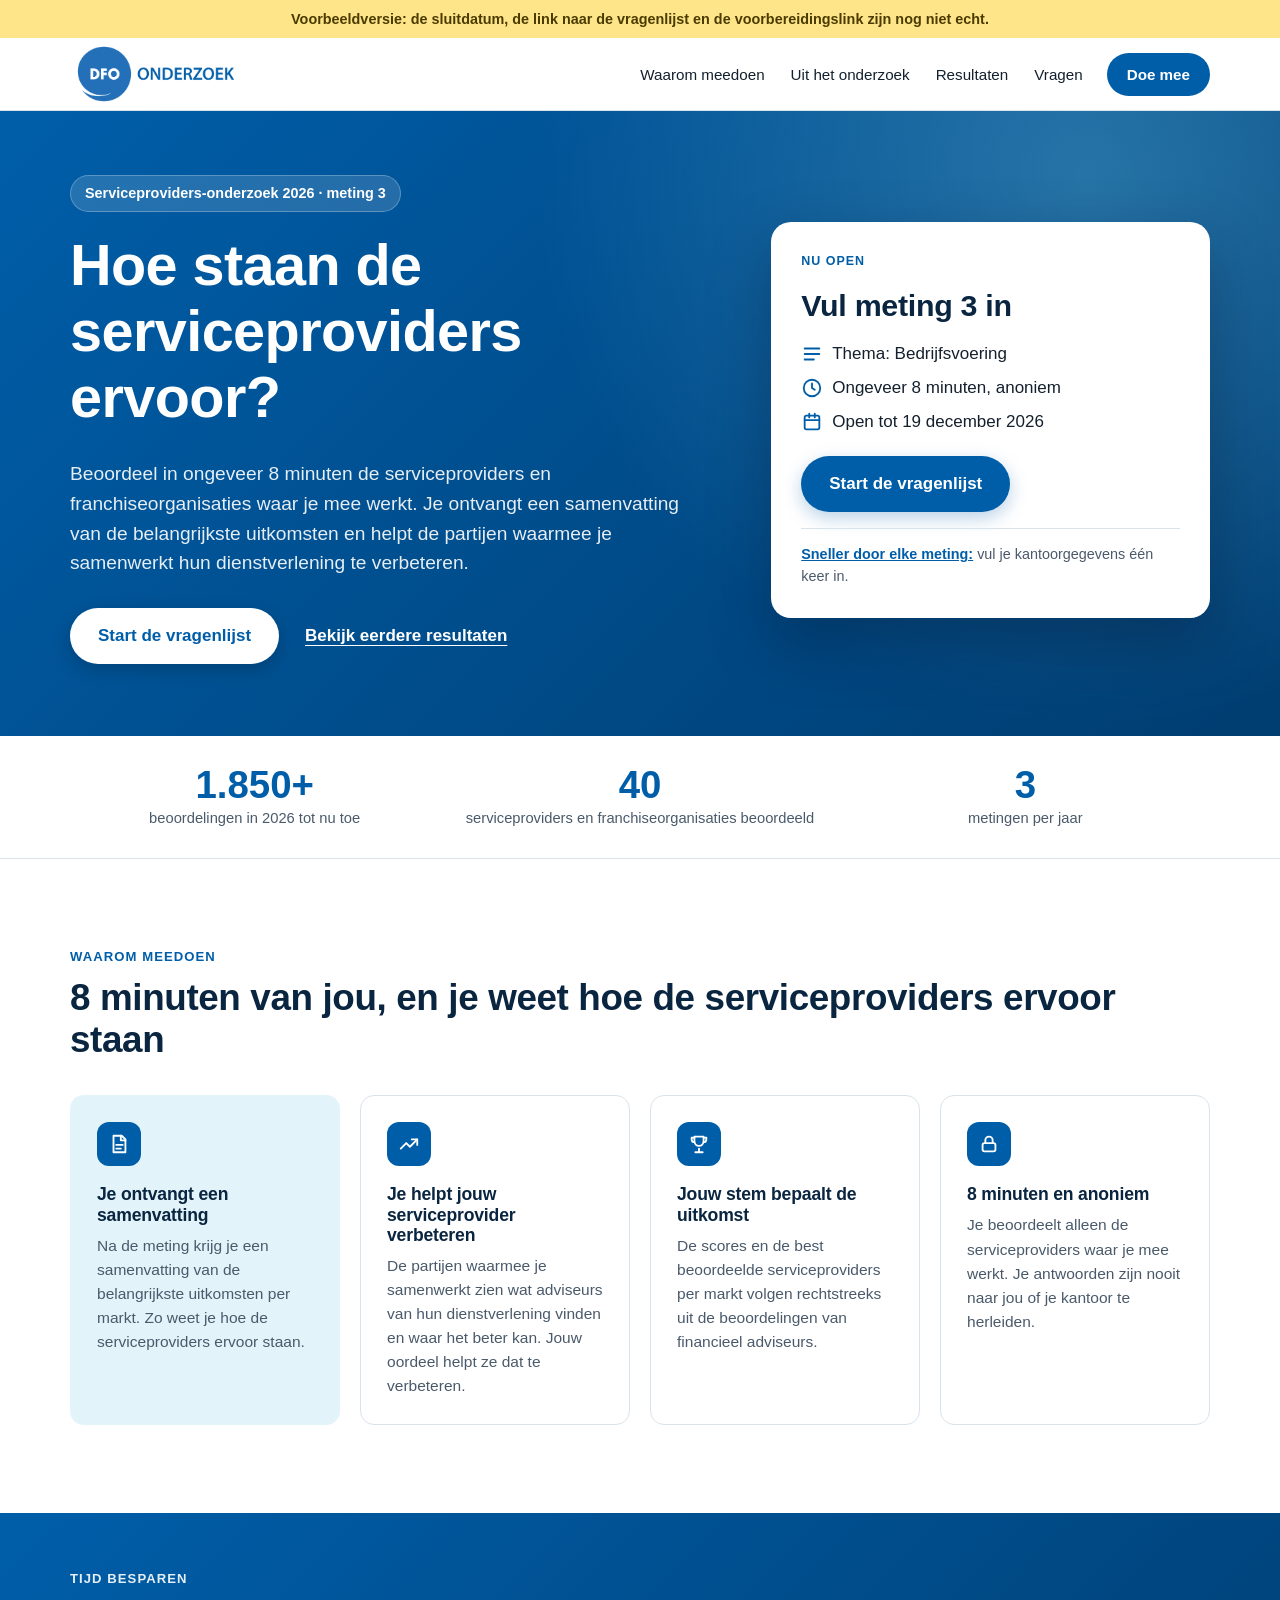
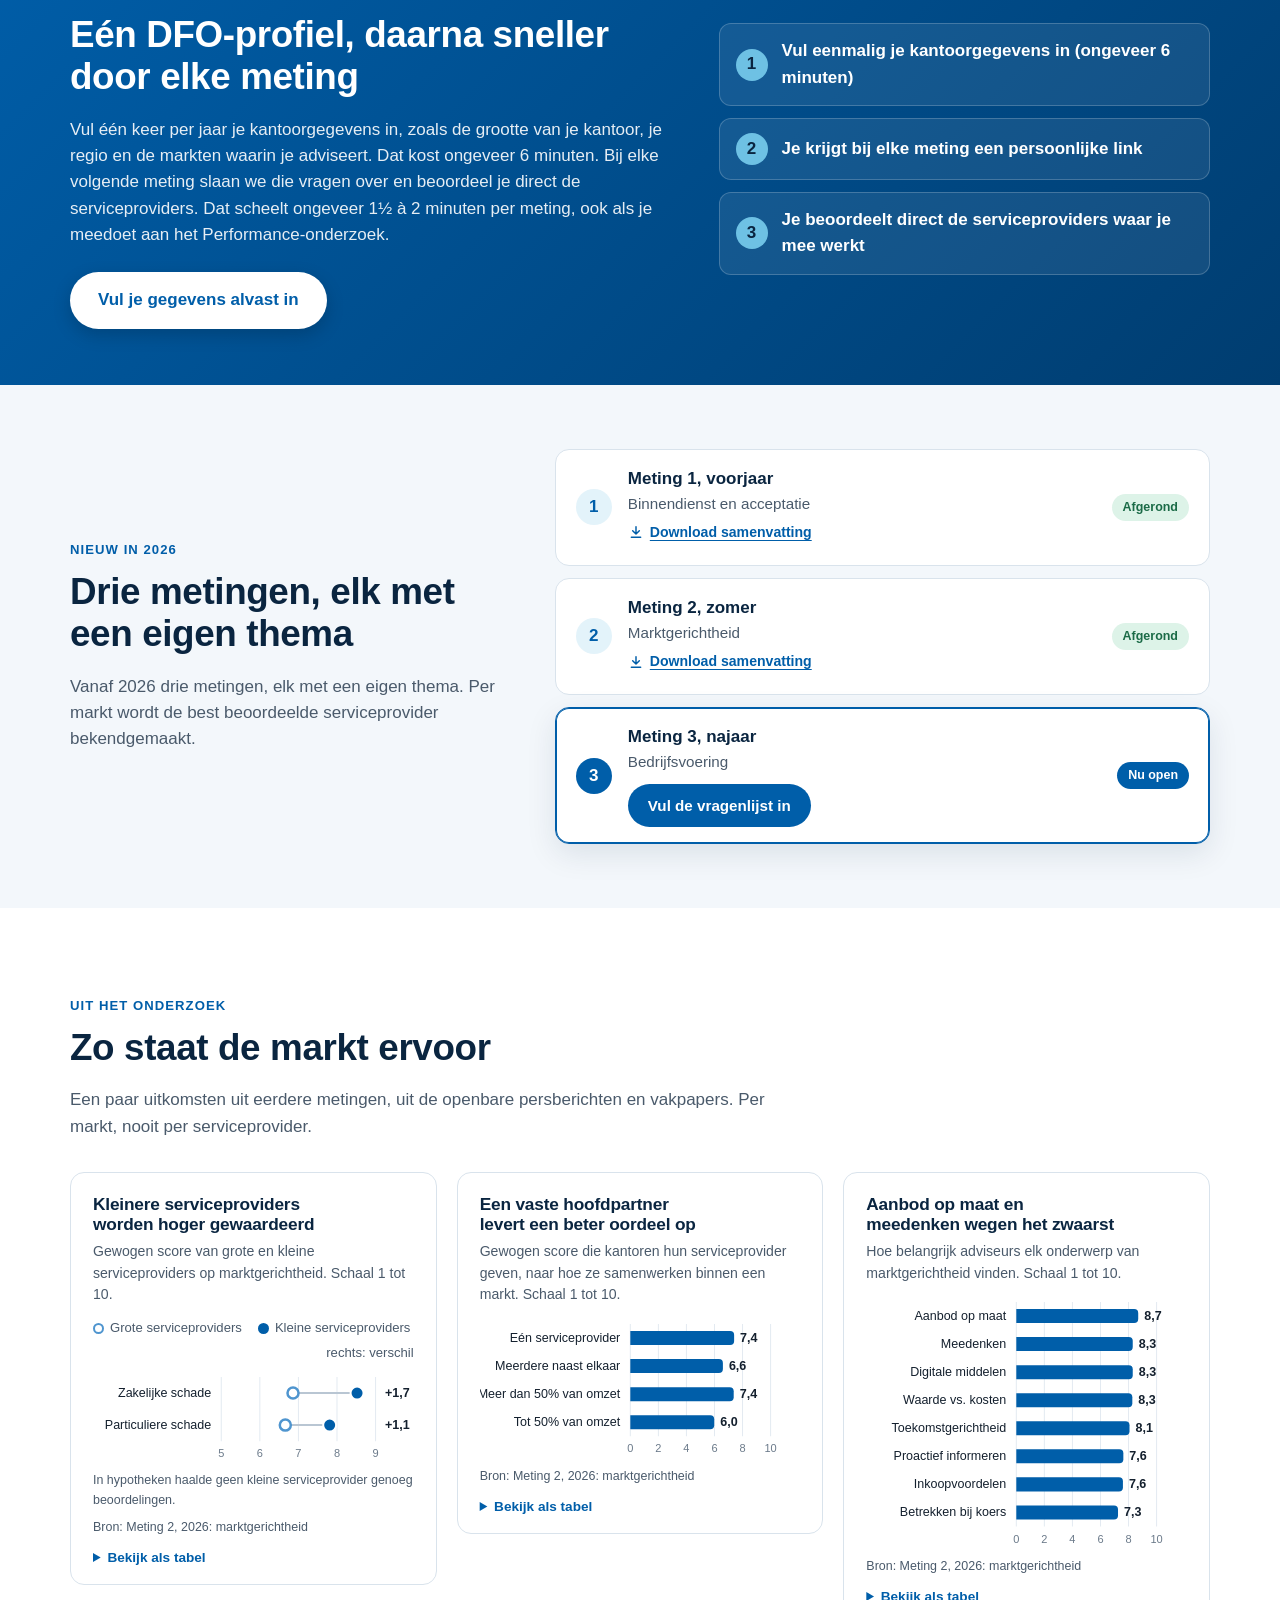
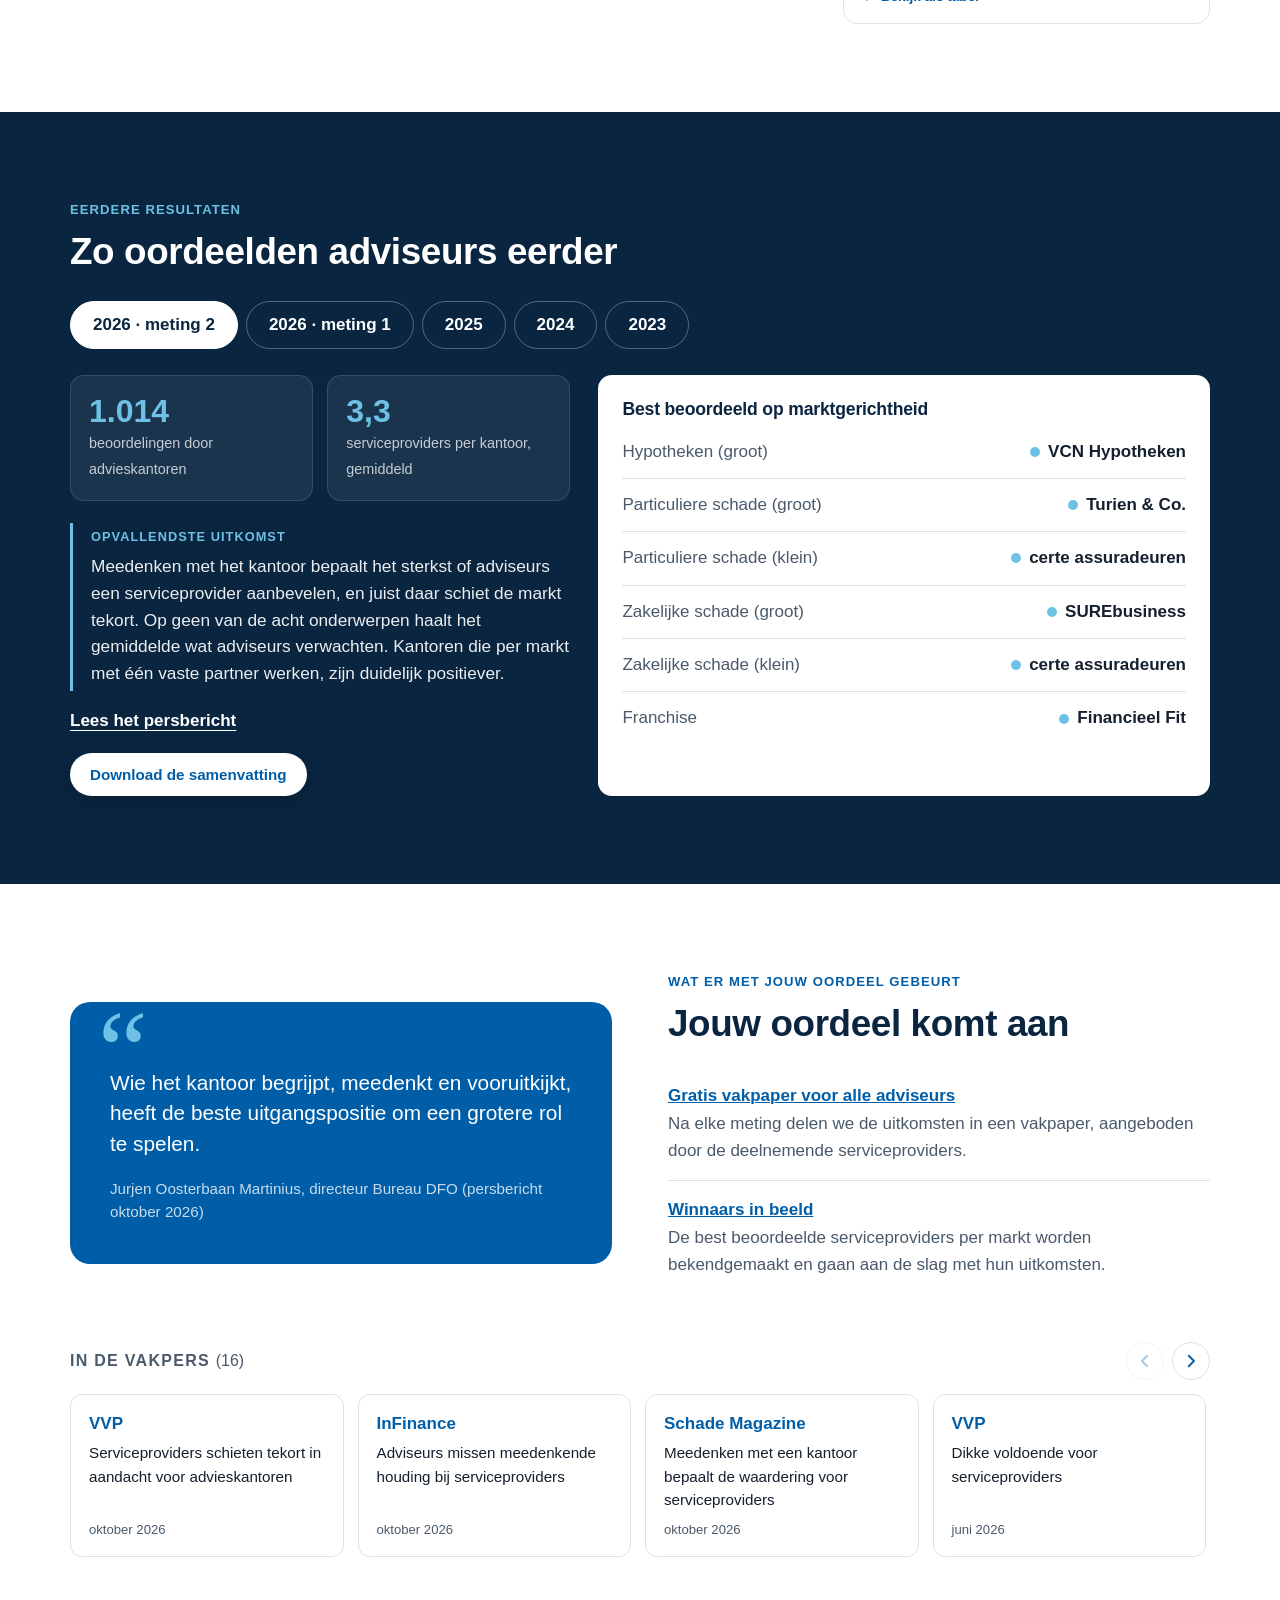
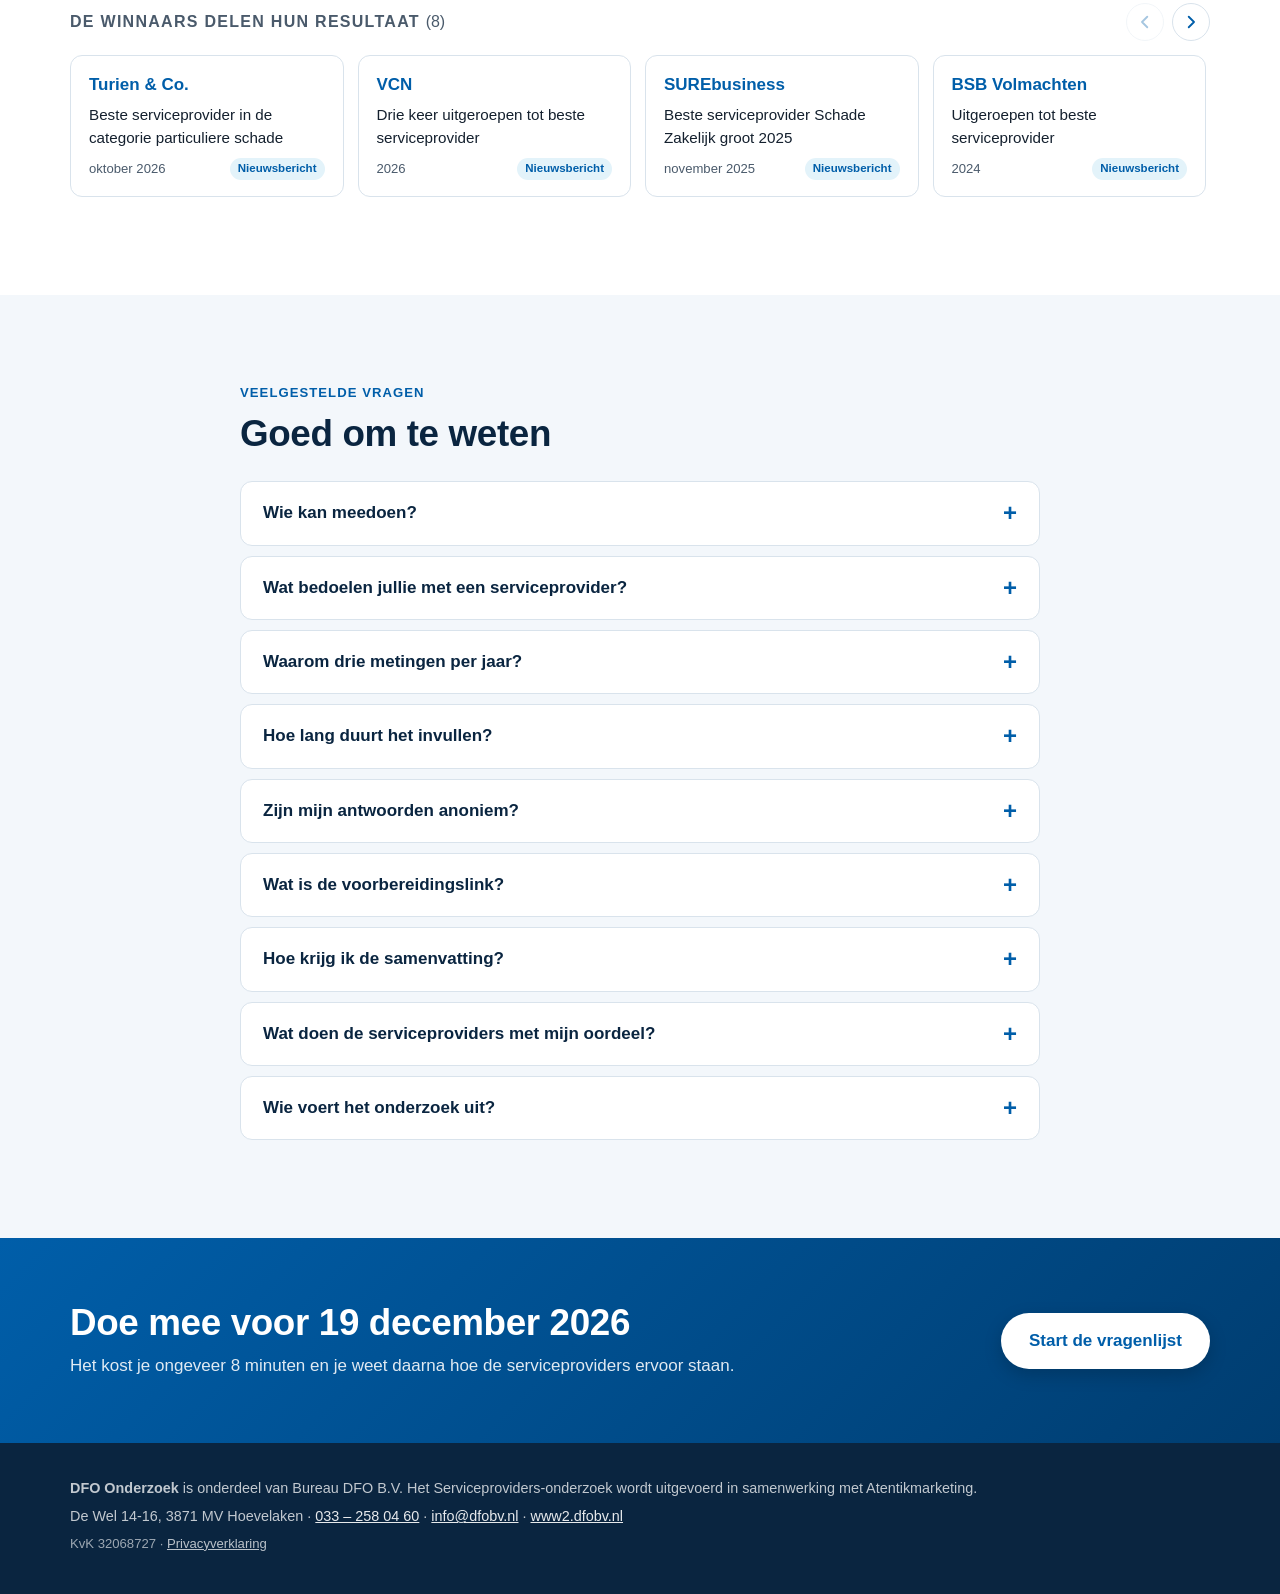
<file: index.html>
<!doctype html>
<html lang="nl">
<head>
  <meta charset="utf-8">
  <meta name="viewport" content="width=device-width, initial-scale=1">
  <title>Serviceproviders-onderzoek | DFO Onderzoek</title>
  <meta name="description" content="Doe mee aan het Serviceproviders-onderzoek van DFO Onderzoek. Beoordeel in ongeveer 8 minuten de serviceproviders en franchiseorganisaties waar je mee werkt en weet hoe ze ervoor staan.">
  <meta property="og:title" content="Serviceproviders-onderzoek | DFO Onderzoek">
  <meta property="og:description" content="Hoe staan de serviceproviders ervoor? Beoordeel ze in ongeveer 8 minuten en ontvang de uitkomsten per markt.">
  <meta property="og:type" content="website">
  <meta property="og:image" content="assets/logo.png">
  <meta name="theme-color" content="#005EA9">
  <link rel="icon" href="assets/favicon.png">
  <link rel="stylesheet" href="style.css">
</head>
<body>
  <div class="demo-bar" id="demo-bar" hidden></div>

  <header class="site-header">
    <div class="wrap header-inner">
      <a href="#top" class="logo" aria-label="DFO Onderzoek, naar boven">
        <img src="assets/logo.png" alt="DFO Onderzoek" width="160" height="56">
      </a>
      <nav class="main-nav" aria-label="Hoofdmenu">
        <a href="#adviseurs">Waarom meedoen</a>
        <a href="#inzichten">Uit het onderzoek</a>
        <a href="#resultaten">Resultaten</a>
        <a href="#vragen">Vragen</a>
      </nav>
      <a class="btn btn-small js-cta" href="#">Doe mee</a>
    </div>
  </header>

  <main id="top">
    <!-- 1. Hero -->
    <section class="hero">
      <div class="wrap hero-grid">
        <div class="hero-text">
          <p class="eyebrow"><span id="hero-naam"></span> <span id="hero-editie"></span></p>
          <h1>Hoe staan de serviceproviders ervoor?</h1>
          <p class="lead" id="hero-ondertitel"></p>
          <div class="hero-actions">
            <a class="btn btn-light js-cta" href="#">Start de vragenlijst</a>
            <a class="link-light" href="#resultaten">Bekijk eerdere resultaten</a>
          </div>
        </div>

        <aside class="path path-adviseur" aria-labelledby="meting-kaart-titel">
          <p class="path-label">Nu open</p>
          <h2 id="meting-kaart-titel">Vul <span class="js-meting-naam">meting 3</span> in</h2>
          <ul class="facts">
            <li id="fact-thema-li"><span class="fact-icon" aria-hidden="true">
              <svg viewBox="0 0 24 24"><path d="M4 6h16M4 12h16M4 18h10"/></svg>
            </span><span id="fact-thema"></span></li>
            <li><span class="fact-icon" aria-hidden="true">
              <svg viewBox="0 0 24 24"><circle cx="12" cy="12" r="9"/><path d="M12 7v5l3 2"/></svg>
            </span><span id="fact-duur"></span></li>
            <li><span class="fact-icon" aria-hidden="true">
              <svg viewBox="0 0 24 24"><rect x="4" y="5" width="16" height="15" rx="2"/><path d="M4 10h16M9 3v4M15 3v4"/></svg>
            </span><span id="fact-sluit"></span></li>
          </ul>
          <a class="btn meting-kaart-cta js-cta" href="#">Start de vragenlijst</a>
          <p class="prep-hint" id="prep-hint"><a href="#voorbereiding">Sneller door elke meting:</a> vul je kantoorgegevens één keer in.</p>
        </aside>
      </div>
    </section>

    <!-- 2. Kerncijfers -->
    <section class="figures" aria-label="Kerncijfers">
      <div class="wrap figures-row" id="kerncijfers"></div>
    </section>

    <!-- 3. Waarom meedoen -->
    <section class="section" id="adviseurs">
      <div class="wrap">
        <p class="kicker">Waarom meedoen</p>
        <h2>8 minuten van jou, en je weet hoe de serviceproviders ervoor staan</h2>
        <div class="card-grid" id="opbrengst-lijst"></div>
      </div>
    </section>

    <!-- 3b. Voorbereidingslink -->
    <section class="prep-band" id="voorbereiding">
      <div class="wrap prep-grid">
        <div class="prep-text">
          <p class="kicker kicker-light">Tijd besparen</p>
          <h2 id="prep-kop"></h2>
          <p id="prep-tekst"></p>
          <a class="btn btn-light js-prep" href="#">Vul je gegevens alvast in</a>
        </div>
        <ol class="prep-steps" id="prep-stappen"></ol>
      </div>
    </section>

    <!-- 4. Metingen van dit jaar -->
    <section class="section section-tint section-compact" id="metingen-sectie">
      <div class="wrap metingen-grid">
        <div>
          <p class="kicker">Nieuw in 2026</p>
          <h2>Drie metingen, elk met een eigen thema</h2>
          <p class="section-intro" id="metingen-intro"></p>
        </div>
        <ol class="metingen" id="metingen"></ol>
      </div>
    </section>

    <!-- 5. Inzichten uit het onderzoek -->
    <section class="section" id="inzichten">
      <div class="wrap">
        <p class="kicker">Uit het onderzoek</p>
        <h2>Zo staat de markt ervoor</h2>
        <p class="section-intro">Een paar uitkomsten uit eerdere metingen, uit de openbare persberichten en vakpapers. Per markt, nooit per serviceprovider.</p>
        <div class="insight-grid" id="inzichten-lijst"></div>
      </div>
      <div class="chart-tip" id="chart-tip" role="status" aria-live="polite" hidden></div>
    </section>

    <!-- 6. Eerdere resultaten -->
    <section class="section section-dark" id="resultaten">
      <div class="wrap">
        <p class="kicker kicker-light">Eerdere resultaten</p>
        <h2>Zo oordeelden adviseurs eerder</h2>
        <div class="tabs" role="tablist" aria-label="Kies een meting of jaar" id="jaar-tabs"></div>
        <div id="jaar-panel" role="tabpanel" class="year-panel"></div>
      </div>
    </section>

    <!-- 7. Impact -->
    <section class="section" id="impact">
      <div class="wrap impact-grid">
        <figure class="quote">
          <blockquote id="impact-citaat"></blockquote>
          <figcaption id="impact-bron"></figcaption>
        </figure>
        <div>
          <p class="kicker">Wat er met jouw oordeel gebeurt</p>
          <h2>Jouw oordeel komt aan</h2>
          <ul class="impact-list" id="impact-punten"></ul>
        </div>
      </div>
      <div class="wrap press" id="vakpers"></div>
    </section>

    <!-- 8. Vragen -->
    <section class="section section-tint" id="vragen">
      <div class="wrap narrow">
        <p class="kicker">Veelgestelde vragen</p>
        <h2>Goed om te weten</h2>
        <div class="faq" id="faq"></div>
      </div>
    </section>

    <!-- 9. Afsluiter -->
    <section class="final-cta">
      <div class="wrap final-inner">
        <div>
          <h2>Doe mee voor <span id="final-sluit"></span></h2>
          <p>Het kost je ongeveer <span class="js-duur"></span> minuten en je weet daarna hoe de serviceproviders ervoor staan.</p>
        </div>
        <a class="btn btn-light js-cta" href="#">Start de vragenlijst</a>
      </div>
    </section>
  </main>

  <footer class="site-footer">
    <div class="wrap footer-inner">
      <p><strong>DFO Onderzoek</strong> is onderdeel van Bureau DFO B.V. Het Serviceproviders-onderzoek wordt uitgevoerd in samenwerking met Atentikmarketing.</p>
      <p>De Wel 14-16, 3871 MV Hoevelaken &middot; <a href="tel:+31332580460">033 – 258 04 60</a> &middot; <a href="mailto:info@dfobv.nl">info@dfobv.nl</a> &middot; <a href="https://www2.dfobv.nl">www2.dfobv.nl</a></p>
      <p class="footer-small">KvK 32068727 &middot; <a href="#privacy-link-volgt">Privacyverklaring</a></p>
    </div>
  </footer>

  <div class="sticky-cta" id="sticky-cta">
    <a class="btn js-cta" href="#">Doe mee, <span class="js-duur"></span> minuten</a>
  </div>

  <script src="data.js"></script>
  <script src="app.js"></script>
</body>
</html>
</file>
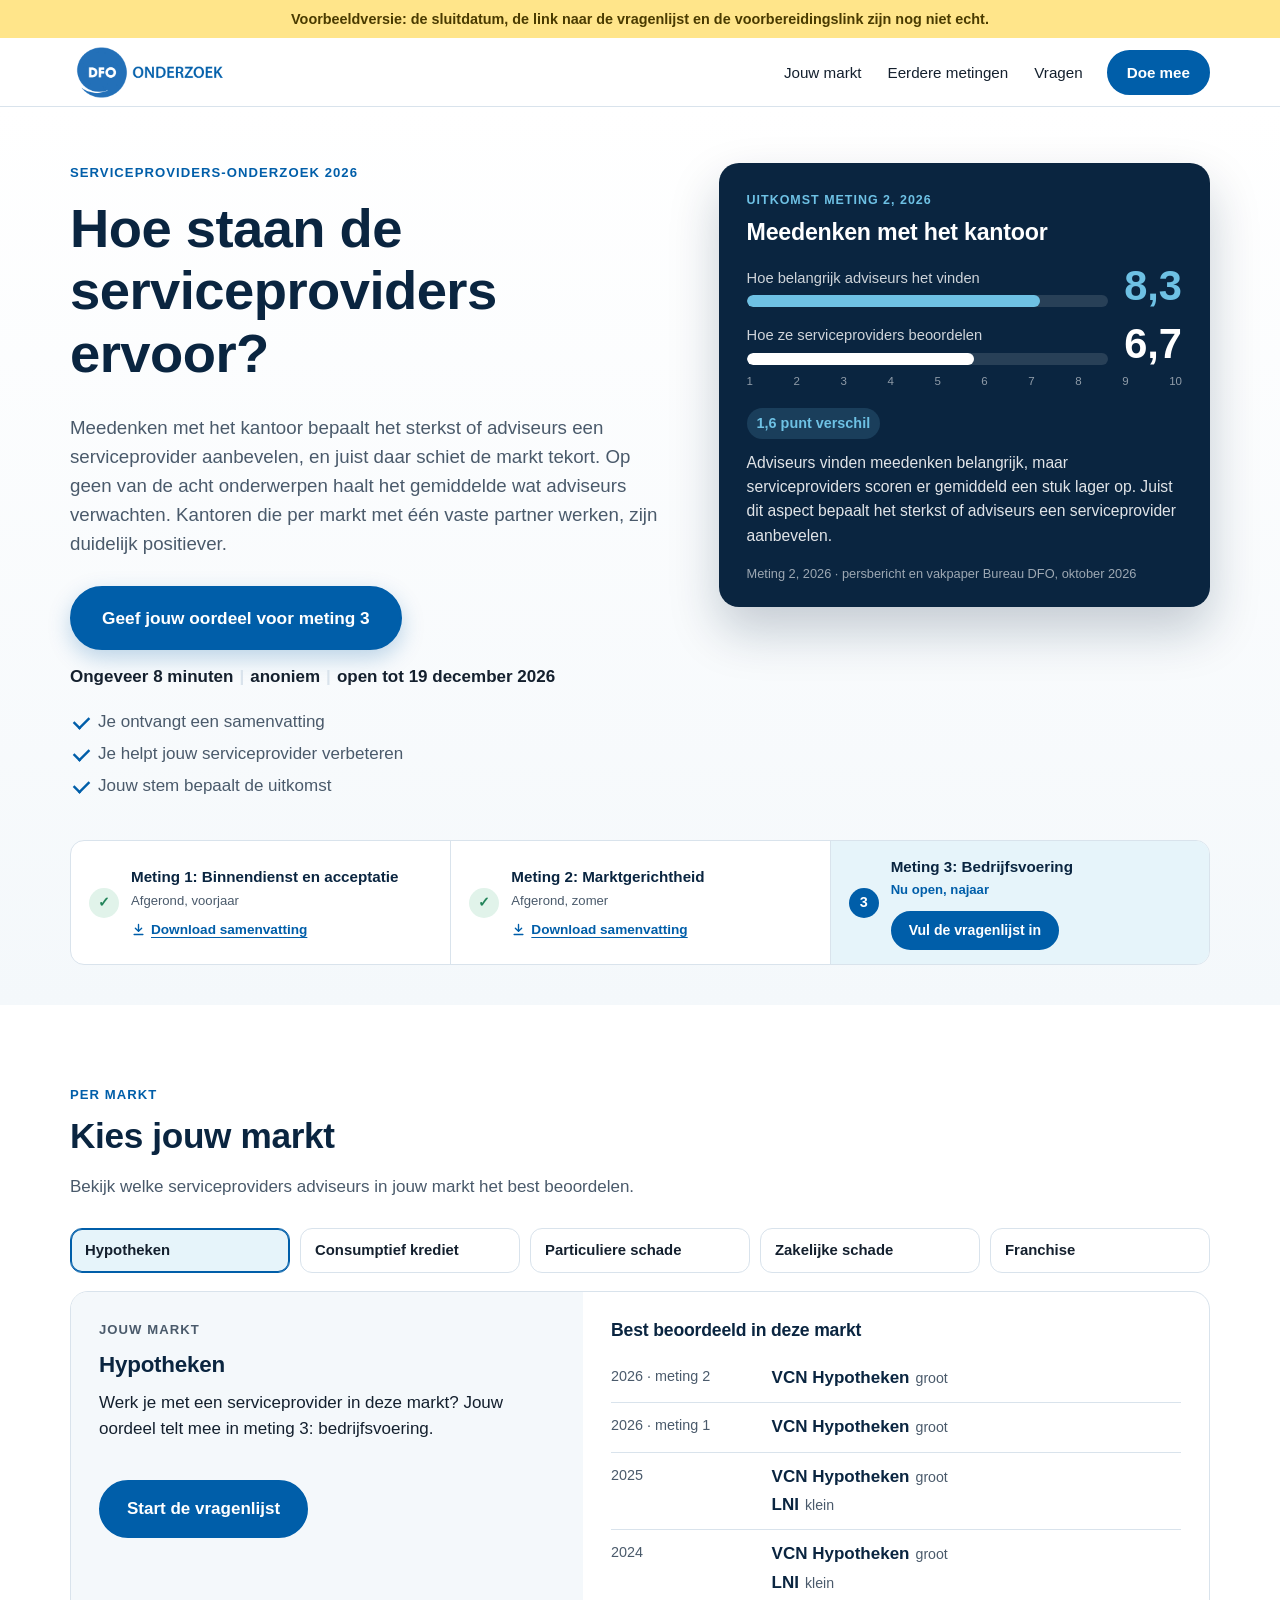
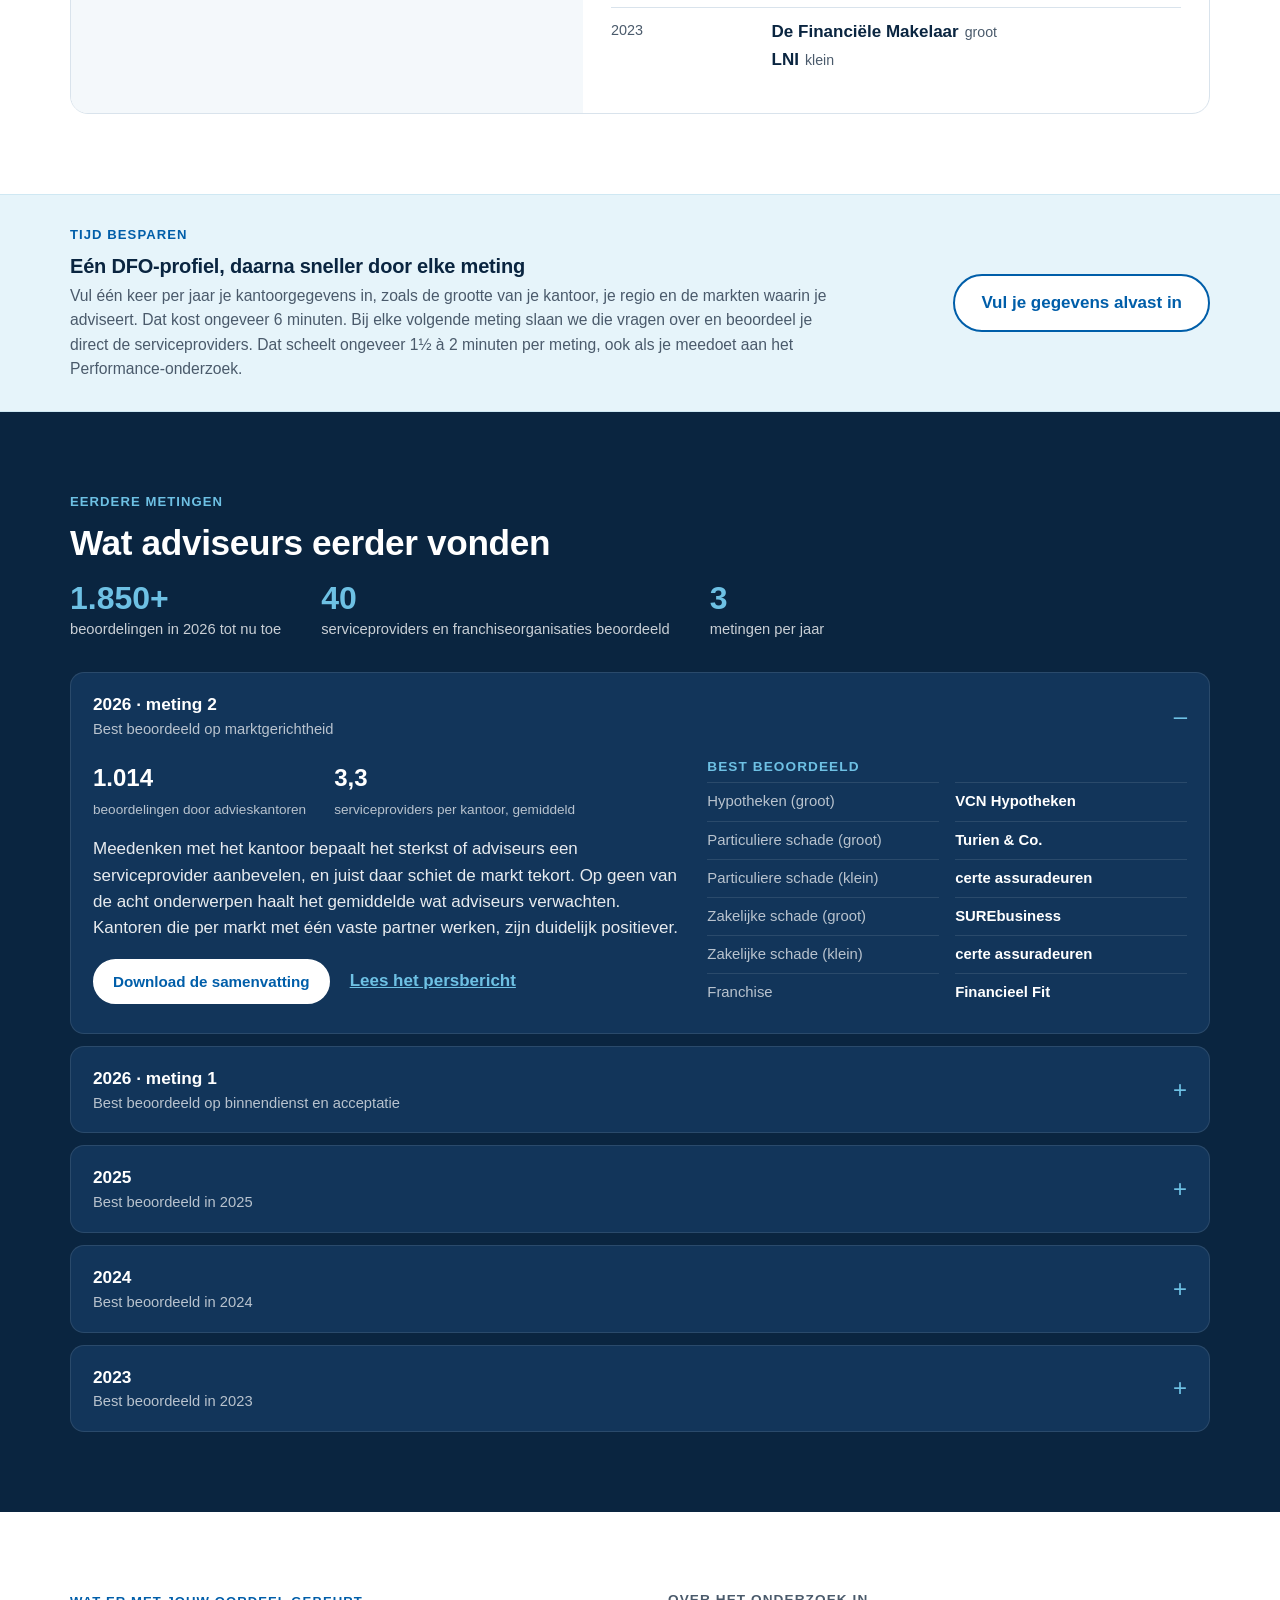
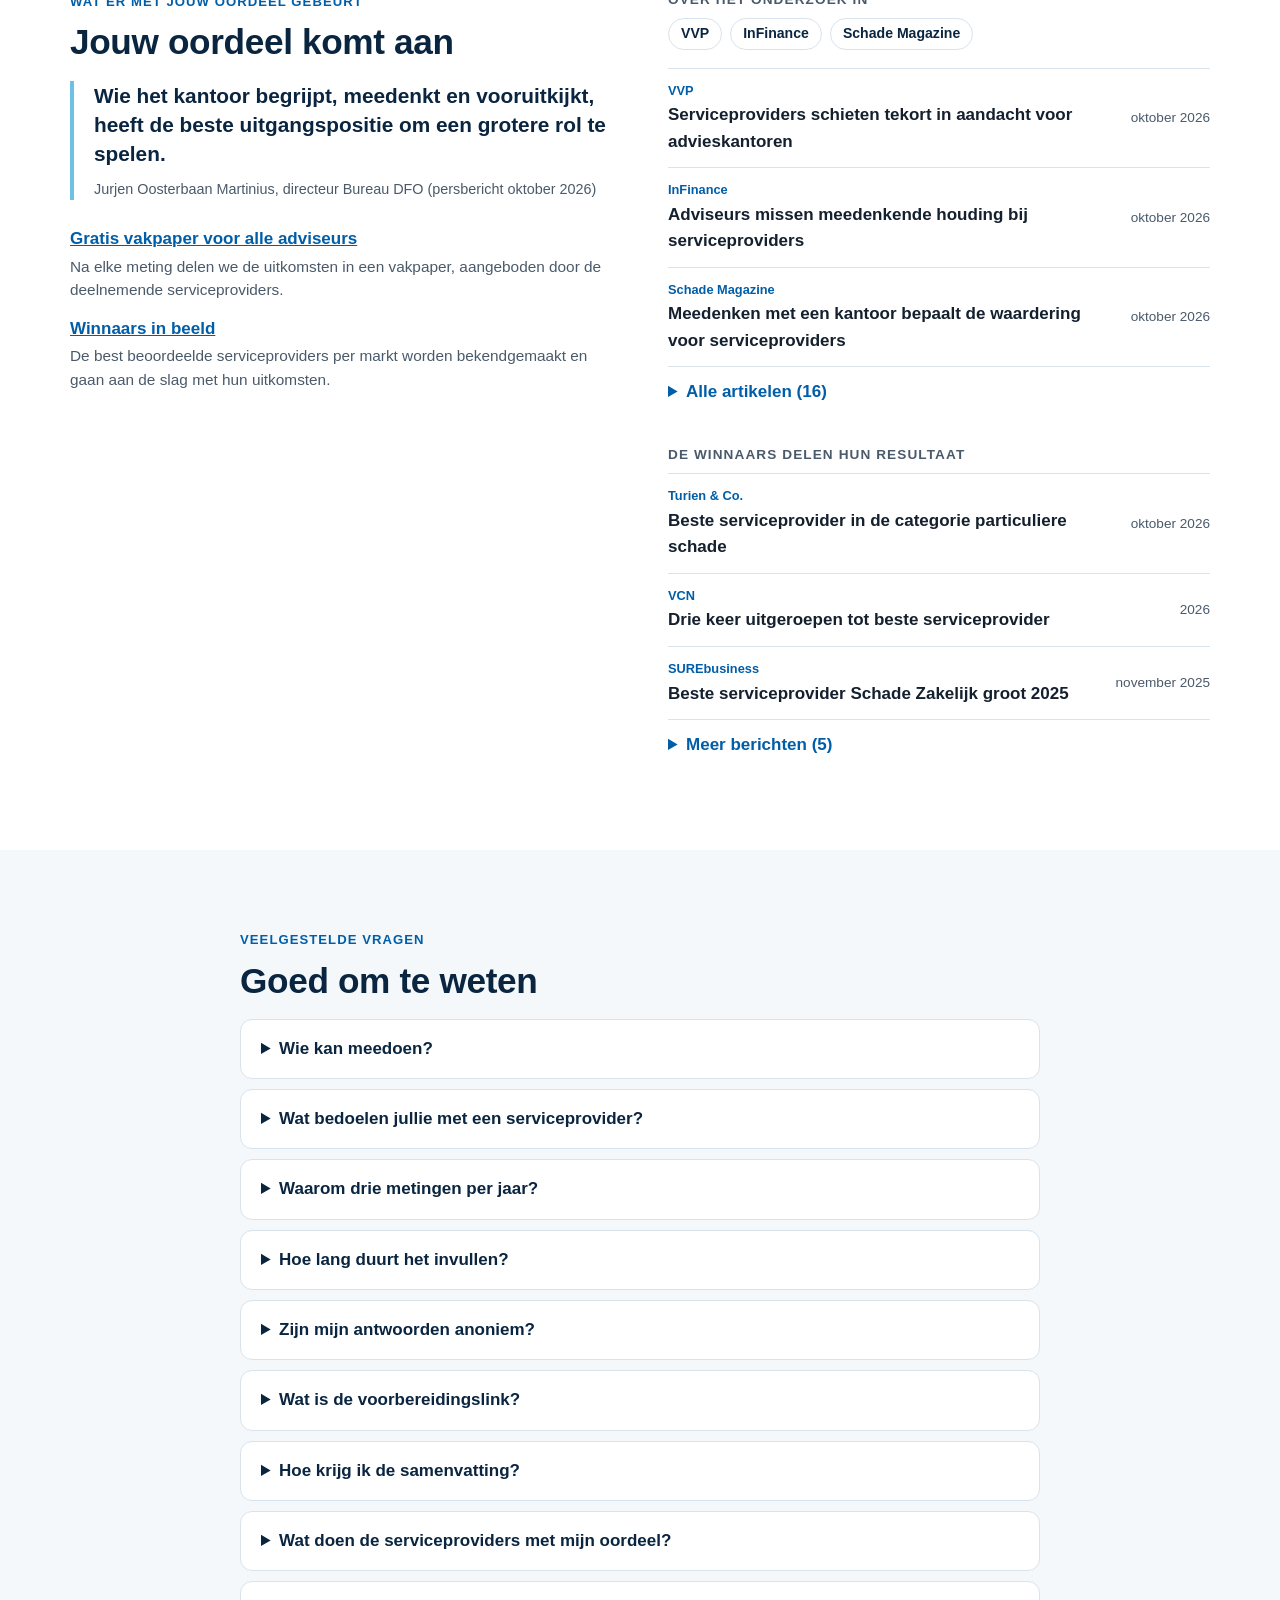
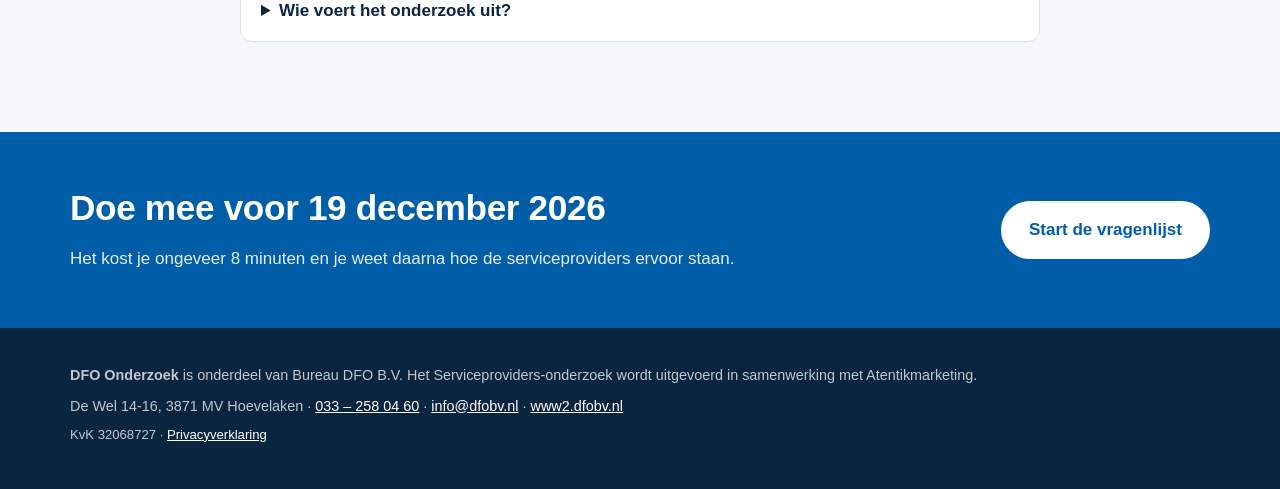
<file: versie-b/index.html>
<!doctype html>
<html lang="nl">
<head>
  <meta charset="utf-8">
  <meta name="viewport" content="width=device-width, initial-scale=1, viewport-fit=cover">
  <title>Serviceproviders-onderzoek | DFO Onderzoek</title>
  <meta name="claude:viewport-fit-sides" content="cover">
  <meta name="description" content="Doe mee aan het Serviceproviders-onderzoek van DFO Onderzoek. Beoordeel in ongeveer 8 minuten de serviceproviders en franchiseorganisaties waar je mee werkt en weet hoe ze ervoor staan.">
  <meta property="og:title" content="Serviceproviders-onderzoek | DFO Onderzoek">
  <meta property="og:description" content="Hoe staan de serviceproviders ervoor? Bekijk de uitkomsten per markt en geef jouw oordeel in ongeveer 8 minuten.">
  <meta property="og:type" content="website">
  <meta property="og:image" content="../assets/logo.png">
  <meta name="theme-color" content="#005EA9">
  <link rel="icon" href="../assets/favicon.png">
  <link rel="stylesheet" href="style.css">
</head>
<body>
  <div class="demo-bar" id="demo-bar" hidden></div>

  <header class="site-header">
    <div class="wrap header-inner">
      <a href="#top" class="logo" aria-label="DFO Onderzoek, naar boven">
        <img src="../assets/logo.png" alt="DFO Onderzoek" width="160" height="56">
      </a>
      <nav class="main-nav" aria-label="Hoofdmenu">
        <a href="#markt">Jouw markt</a>
        <a href="#eerder">Eerdere metingen</a>
        <a href="#vragen">Vragen</a>
      </nav>
      <a class="btn btn-small js-cta" href="#">Doe mee</a>
    </div>
  </header>

  <main id="top">
    <!-- 1. Uitkomst en oproep -->
    <section class="hero">
      <div class="wrap hero-grid">
        <div class="hero-text">
          <p class="eyebrow" id="hero-eyebrow"></p>
          <h1>Hoe staan de serviceproviders ervoor?</h1>
          <p class="lead" id="hero-lead"></p>
          <div class="cta-block">
            <a class="btn btn-lg js-cta" href="#">Geef jouw oordeel voor <span class="js-meting-naam">meting 3</span></a>
            <p class="cta-facts" id="cta-facts"></p>
            <ul class="checks" id="checks"></ul>
          </div>
        </div>

        <aside class="uitkomst" id="uitkomst" aria-labelledby="uitkomst-titel">
          <p class="uitkomst-label" id="uitkomst-label"></p>
          <h2 id="uitkomst-titel"></h2>
          <div class="cijfers" id="uitkomst-cijfers"></div>
          <p class="uitkomst-tekst" id="uitkomst-tekst"></p>
          <p class="uitkomst-bron" id="uitkomst-bron"></p>
        </aside>
      </div>

      <div class="wrap">
        <ol class="meetbalk" id="meetbalk" aria-label="Metingen van dit jaar"></ol>
      </div>
    </section>

    <!-- 2. Jouw markt -->
    <section class="section" id="markt">
      <div class="wrap">
        <div class="section-head">
          <div>
            <p class="kicker">Per markt</p>
            <h2>Kies jouw markt</h2>
            <p class="section-intro">Bekijk welke serviceproviders adviseurs in jouw markt het best beoordelen.</p>
          </div>
        </div>
        <div class="markt-keuze" role="tablist" aria-label="Kies een markt" id="markt-keuze"></div>
        <div class="markt-panel" id="markt-panel" role="tabpanel"></div>
      </div>
    </section>

    <!-- 3. Voorbereidingslink -->
    <section class="prep-strip" id="voorbereiding">
      <div class="wrap prep-inner">
        <div>
          <p class="kicker">Tijd besparen</p>
          <h2 class="prep-kop" id="prep-kop"></h2>
          <p class="prep-tekst" id="prep-tekst"></p>
        </div>
        <a class="btn btn-outline js-prep" href="#">Vul je gegevens alvast in</a>
      </div>
    </section>

    <!-- 4. Eerdere metingen -->
    <section class="section section-dark" id="eerder">
      <div class="wrap">
        <p class="kicker kicker-light">Eerdere metingen</p>
        <h2>Wat adviseurs eerder vonden</h2>
        <div class="kerncijfers" id="kerncijfers"></div>
        <div class="metingen-lijst" id="metingen-lijst"></div>
      </div>
    </section>

    <!-- 5. Jouw oordeel komt aan -->
    <section class="section" id="impact">
      <div class="wrap impact-grid">
        <div>
          <p class="kicker">Wat er met jouw oordeel gebeurt</p>
          <h2>Jouw oordeel komt aan</h2>
          <figure class="quote">
            <blockquote id="impact-citaat"></blockquote>
            <figcaption id="impact-bron"></figcaption>
          </figure>
          <ul class="impact-punten" id="impact-punten"></ul>
        </div>
        <div class="pers" id="pers"></div>
      </div>
    </section>

    <!-- 6. Vragen -->
    <section class="section section-tint" id="vragen">
      <div class="wrap narrow">
        <p class="kicker">Veelgestelde vragen</p>
        <h2>Goed om te weten</h2>
        <div class="faq" id="faq"></div>
      </div>
    </section>

    <!-- 7. Afsluiter -->
    <section class="final-cta">
      <div class="wrap final-inner">
        <div>
          <h2>Doe mee voor <span id="final-sluit"></span></h2>
          <p>Het kost je ongeveer <span class="js-duur"></span> minuten en je weet daarna hoe de serviceproviders ervoor staan.</p>
        </div>
        <a class="btn btn-light js-cta" href="#">Start de vragenlijst</a>
      </div>
    </section>
  </main>

  <footer class="site-footer">
    <div class="wrap footer-inner">
      <p><strong>DFO Onderzoek</strong> is onderdeel van Bureau DFO B.V. Het Serviceproviders-onderzoek wordt uitgevoerd in samenwerking met Atentikmarketing.</p>
      <p>De Wel 14-16, 3871 MV Hoevelaken &middot; <a href="tel:+31332580460">033 – 258 04 60</a> &middot; <a href="mailto:info@dfobv.nl">info@dfobv.nl</a> &middot; <a href="https://www2.dfobv.nl">www2.dfobv.nl</a></p>
      <p class="footer-small">KvK 32068727 &middot; <a href="#privacy-link-volgt">Privacyverklaring</a></p>
    </div>
  </footer>

  <div class="sticky-cta" id="sticky-cta">
    <a class="btn js-cta" href="#">Doe mee, <span class="js-duur"></span> minuten</a>
  </div>

  <script>window.ONDERZOEK_BASIS = "../";</script>
  <script src="../data.js"></script>
  <script src="app.js"></script>
</body>
</html>
</file>
<file: style.css>
/* DFO Onderzoek – huisstijl: primair #005EA9, accent #6EC1E4, Arial */
:root {
  --blauw: #005EA9;
  --blauw-donker: #003D70;
  --navy: #0A2540;
  --accent: #6EC1E4;
  --accent-zacht: #E3F3FA;
  --tint: #F3F7FB;
  --tekst: #14202E;
  --tekst-zacht: #4A5A6B;
  --lijn: #D9E3EC;
  --wit: #FFFFFF;
  --oranje: #E8833A;
  --groen: #2E9E6B;
  --radius: 14px;
  --schaduw: 0 10px 30px rgba(10, 37, 64, .10);
  color-scheme: light;
}

* { box-sizing: border-box; }
html { scroll-behavior: smooth; scroll-padding-top: 84px; }
body {
  margin: 0;
  font-family: Arial, Helvetica, sans-serif;
  font-size: 17px;
  line-height: 1.55;
  color: var(--tekst);
  background: var(--wit);
  -webkit-font-smoothing: antialiased;
}
img { max-width: 100%; height: auto; display: block; }
a { color: var(--blauw); }
h1, h2, h3 { line-height: 1.15; margin: 0 0 .5em; letter-spacing: -.01em; }
h2 { font-size: clamp(1.6rem, 3.2vw, 2.3rem); color: var(--navy); }
h3 { font-size: 1.1rem; color: var(--navy); }
p { margin: 0 0 1em; }

.wrap { width: min(1140px, 100% - 32px); margin-inline: auto; }
.narrow { width: min(800px, 100% - 32px); }
.center { text-align: center; margin-top: 36px; }

/* Voorbeeldbalk */
.demo-bar {
  background: #FFE58A; color: #4A3B00; text-align: center;
  font-size: .9rem; font-weight: bold; padding: 8px 16px;
}

/* Knoppen */
.btn {
  display: inline-block; background: var(--blauw); color: var(--wit);
  font-weight: bold; text-decoration: none; padding: 15px 28px;
  border-radius: 999px; transition: transform .15s, background .15s, box-shadow .15s;
  box-shadow: 0 6px 18px rgba(0, 94, 169, .28);
}
.btn:hover { background: var(--blauw-donker); transform: translateY(-1px); }
.btn:focus-visible, a:focus-visible, button:focus-visible { outline: 3px solid var(--accent); outline-offset: 3px; }
.btn-small { padding: 10px 20px; font-size: .95rem; box-shadow: none; }
.btn-light { background: var(--wit); color: var(--blauw); box-shadow: 0 6px 18px rgba(0,0,0,.18); }
.btn-light:hover { background: var(--accent-zacht); }

/* Header */
.site-header {
  position: sticky; top: 0; z-index: 20; background: rgba(255,255,255,.96);
  backdrop-filter: blur(8px); border-bottom: 1px solid var(--lijn);
}
.header-inner { display: flex; align-items: center; gap: 24px; height: 72px; }
.logo img { width: 172px; height: auto; }
.main-nav { display: flex; gap: 26px; margin-left: auto; }
.main-nav a { color: var(--tekst); text-decoration: none; font-size: .95rem; }
.main-nav a:hover { color: var(--blauw); }

/* Hero */
.hero {
  background:
    radial-gradient(circle at 85% 10%, rgba(110,193,228,.35), transparent 45%),
    linear-gradient(135deg, var(--blauw) 0%, var(--blauw-donker) 100%);
  color: var(--wit); padding: 72px 0 84px;
}
.hero-grid { display: grid; grid-template-columns: 1.25fr .85fr; gap: 56px; align-items: center; }
.eyebrow {
  display: inline-block; background: rgba(255,255,255,.14); border: 1px solid rgba(255,255,255,.25);
  padding: 6px 14px; border-radius: 999px; font-size: .9rem; font-weight: bold; margin-bottom: 20px;
}
.hero h1 { font-size: clamp(2.2rem, 5vw, 3.6rem); color: var(--wit); }
.lead { font-size: 1.2rem; color: rgba(255,255,255,.9); max-width: 34em; }
.facts { list-style: none; padding: 0; margin: 26px 0 32px; display: flex; flex-wrap: wrap; gap: 12px 26px; }
.facts li { display: flex; align-items: center; gap: 9px; font-weight: bold; }
.fact-icon svg { width: 22px; height: 22px; fill: none; stroke: var(--accent); stroke-width: 2; stroke-linecap: round; stroke-linejoin: round; display: block; }
.hero-actions { display: flex; flex-wrap: wrap; align-items: center; gap: 18px 26px; }
.link-light { color: var(--wit); font-weight: bold; text-underline-offset: 4px; }

/* Statuskaart */
.status-card {
  background: var(--wit); color: var(--tekst); border-radius: 20px; padding: 30px;
  box-shadow: 0 24px 60px rgba(0, 20, 50, .35);
}
.status-card-label { text-transform: uppercase; letter-spacing: .08em; font-size: .78rem; font-weight: bold; color: var(--tekst-zacht); margin-bottom: 6px; }
.status-big { font-size: 4rem; font-weight: bold; color: var(--blauw); line-height: 1; margin: 0 0 4px; }
.status-sub { color: var(--tekst-zacht); margin-bottom: 18px; }
.status-split { display: grid; grid-template-columns: 1fr 1fr; gap: 16px; margin: 22px 0 18px; padding-top: 18px; border-top: 1px solid var(--lijn); }
.status-split strong { display: block; font-size: 1.8rem; color: var(--navy); }
.status-split span { font-size: .88rem; color: var(--tekst-zacht); }
.status-link { font-weight: bold; font-size: .95rem; }

/* Voortgangsbalken */
.bar { height: 10px; background: #E6EDF4; border-radius: 999px; overflow: hidden; }
.bar-lg { height: 14px; }
.bar span {
  display: block; height: 100%; width: 0; border-radius: inherit;
  background: linear-gradient(90deg, var(--blauw), var(--accent));
  transition: width 1.2s cubic-bezier(.2,.8,.2,1);
}
.bar.laag span { background: linear-gradient(90deg, #D9692A, var(--oranje)); }
.bar.vol span { background: linear-gradient(90deg, #22825A, var(--groen)); }

/* Secties */
.section { padding: 88px 0; }
.section-tint { background: var(--tint); }
.section-dark { background: var(--navy); color: var(--wit); }
.section-dark h2 { color: var(--wit); }
.kicker { color: var(--blauw); font-weight: bold; text-transform: uppercase; letter-spacing: .08em; font-size: .82rem; margin-bottom: 10px; }
.kicker-light { color: var(--accent); }
.section-head { display: flex; justify-content: space-between; align-items: flex-end; gap: 24px; margin-bottom: 34px; }
.section-intro { color: var(--tekst-zacht); max-width: 42em; margin: 0; }
.updated { font-size: .88rem; color: var(--tekst-zacht); white-space: nowrap; margin: 0; }

.facts .fact-wide { flex-basis: 100%; }

/* Metingen */
.section-compact { padding: 64px 0; }
.metingen-grid { display: grid; grid-template-columns: .8fr 1.2fr; gap: 48px; align-items: center; }
.metingen { list-style: none; margin: 0; padding: 0; position: relative; display: grid; gap: 12px; }
.meting {
  display: grid; grid-template-columns: auto 1fr auto; align-items: center; gap: 16px;
  background: var(--wit); border: 1px solid var(--lijn); border-radius: var(--radius); padding: 16px 20px;
}
.meting-open { border-color: var(--blauw); box-shadow: 0 0 0 1px var(--blauw) inset, var(--schaduw); }
.meting-nr {
  display: grid; place-items: center; width: 36px; height: 36px; border-radius: 50%;
  background: var(--accent-zacht); color: var(--blauw); font-weight: bold;
}
.meting-open .meting-nr { background: var(--blauw); color: var(--wit); }
.meting-body { min-width: 0; }
.meting-naam { margin: 0; font-weight: bold; color: var(--navy); }
.meting-thema { margin: 0; color: var(--tekst-zacht); font-size: .95rem; }
.meting-download { display: inline-flex; align-items: center; gap: 6px; margin-top: 6px; font-size: .88rem; font-weight: bold; text-underline-offset: 3px; }
.meting-cta { display: inline-block; margin-top: 10px; white-space: nowrap; }
@media (max-width: 640px) { .meting { grid-template-columns: auto 1fr; } .meting .pill { grid-column: 2; justify-self: start; grid-row: 1; margin-bottom: -6px; } .meting-body { grid-column: 2; } .meting-nr { grid-row: 1 / span 2; } }
.meting-download svg { width: 16px; height: 16px; fill: none; stroke: currentColor; stroke-width: 2.2; stroke-linecap: round; stroke-linejoin: round; }
.pill { font-size: .78rem; font-weight: bold; padding: 4px 11px; border-radius: 999px; white-space: nowrap; }
.pill-afgerond { background: #DDF3E8; color: #1B6B47; }
.pill-open { background: var(--blauw); color: var(--wit); }
.pill-gepland { background: var(--tint); color: var(--tekst-zacht); border: 1px solid var(--lijn); }

/* Opbrengst-kaarten */
.card-grid { display: grid; grid-template-columns: repeat(4, 1fr); gap: 20px; margin-top: 34px; }
.card { border: 1px solid var(--lijn); border-radius: var(--radius); padding: 26px; background: var(--wit); }
.card:first-child { background: var(--accent-zacht); border-color: transparent; }
.card-icon { width: 44px; height: 44px; border-radius: 12px; background: var(--blauw); display: grid; place-items: center; margin-bottom: 18px; }
.card-icon svg { width: 22px; height: 22px; fill: none; stroke: var(--wit); stroke-width: 2; stroke-linecap: round; stroke-linejoin: round; }
.card p { color: var(--tekst-zacht); margin: 0; font-size: .97rem; }

/* Productgroepen */
.group-grid { display: grid; grid-template-columns: repeat(3, 1fr); gap: 18px; }
.group { background: var(--wit); border-radius: var(--radius); padding: 22px 22px 20px; border: 1px solid var(--lijn); }
.group.prio { border-color: var(--oranje); box-shadow: 0 0 0 1px var(--oranje) inset; }
.group-top { display: flex; justify-content: space-between; align-items: baseline; gap: 10px; margin-bottom: 12px; }
.group-top h3 { margin: 0; font-size: 1.02rem; }
.group-pct { font-weight: bold; color: var(--navy); }
.group-meta { display: flex; justify-content: space-between; gap: 10px; margin-top: 10px; font-size: .88rem; color: var(--tekst-zacht); }
.badge { display: inline-block; white-space: nowrap; align-self: flex-start; font-size: .75rem; font-weight: bold; padding: 3px 9px; border-radius: 999px; background: #FDEBDD; color: #A04A12; }
.badge.ok { background: #DDF3E8; color: #1B6B47; }

/* Stappen */
.steps { list-style: none; padding: 0; margin: 34px 0 0; display: grid; grid-template-columns: repeat(3, 1fr); gap: 28px; counter-reset: s; }
.steps li { position: relative; padding-top: 4px; }
.step-nr {
  display: grid; place-items: center; width: 46px; height: 46px; border-radius: 50%;
  background: var(--accent-zacht); color: var(--blauw); font-weight: bold; font-size: 1.2rem; margin-bottom: 16px;
}
.steps p { color: var(--tekst-zacht); }

/* Jaren-tabs */
.tabs { display: flex; flex-wrap: wrap; gap: 8px; margin: 28px 0 26px; }
.tab {
  font: inherit; font-weight: bold; cursor: pointer; padding: 10px 22px; border-radius: 999px;
  background: transparent; color: var(--wit); border: 1px solid rgba(255,255,255,.3);
}
.tab[aria-selected="true"] { background: var(--wit); color: var(--navy); border-color: var(--wit); }
.year-panel { display: grid; grid-template-columns: .9fr 1.1fr; gap: 28px; }
.year-stats { display: grid; grid-template-columns: 1fr 1fr; gap: 14px; margin-bottom: 22px; }
.stat { background: rgba(255,255,255,.07); border: 1px solid rgba(255,255,255,.12); border-radius: var(--radius); padding: 18px; }
.stat strong { display: block; font-size: 2rem; color: var(--accent); line-height: 1.1; }
.stat span { font-size: .9rem; color: rgba(255,255,255,.75); }
.finding { border-left: 3px solid var(--accent); padding: 4px 0 4px 18px; font-size: 1.08rem; color: rgba(255,255,255,.92); }
.finding-label { display: block; font-size: .8rem; text-transform: uppercase; letter-spacing: .08em; color: var(--accent); font-weight: bold; margin-bottom: 6px; }
.year-link { color: var(--wit); font-weight: bold; text-underline-offset: 4px; }
.year-links { list-style: none; padding: 0; margin: 0; display: flex; flex-wrap: wrap; gap: 10px 24px; }
.winner-cell { display: flex; flex-direction: column; align-items: flex-end; text-align: right; gap: 2px; }
.runner-up { color: var(--tekst-zacht); font-size: .82rem; }
.year-download { margin: 18px 0 0; }

/* Inzichten (grafieken) */
.insight-grid { display: grid; grid-template-columns: repeat(3, 1fr); gap: 20px; margin-top: 32px; align-items: start; }
.insight { margin: 0; background: var(--wit); border: 1px solid var(--lijn); border-radius: var(--radius); padding: 22px 22px 16px; min-width: 0; }
.insight figcaption h3 { font-size: 1.08rem; margin-bottom: 6px; text-wrap: balance; }
.insight figcaption p { color: var(--tekst-zacht); font-size: .88rem; margin: 0 0 12px; }
.chart { width: 100%; height: auto; display: block; font-family: Arial, Helvetica, sans-serif; }
.chart .grid { stroke: #E3EAF1; stroke-width: 1; }
.chart .tick { font-size: 11px; fill: #6B7A8A; font-variant-numeric: tabular-nums; }
.chart .row-label { font-size: 12.5px; fill: var(--tekst); }
.chart .val { font-size: 12.5px; font-weight: bold; fill: var(--tekst); font-variant-numeric: tabular-nums; }
.chart .link { stroke: #B9C6D3; stroke-width: 2; stroke-linecap: round; }
.chart .hit { fill: transparent; cursor: default; outline: none; }
.chart .hit.active, .chart .hit:focus-visible { fill: rgba(0, 94, 169, .06); }
.legend { list-style: none; padding: 0; margin: 0 0 8px; display: flex; flex-wrap: wrap; gap: 4px 16px; font-size: .82rem; color: var(--tekst-zacht); }
.legend li { display: flex; align-items: center; gap: 6px; }
.legend-note { margin-left: auto; }
.swatch { width: 11px; height: 11px; border-radius: 50%; display: inline-block; }
.swatch-open { background: #FFFFFF; border: 2.5px solid; box-sizing: border-box; }
.chart-note, .chart-source { font-size: .78rem; color: var(--tekst-zacht); margin: 8px 0 0; }
.chart-table { margin-top: 10px; font-size: .85rem; }
.chart-table summary { cursor: pointer; color: var(--blauw); font-weight: bold; }
.table-scroll { overflow-x: auto; margin-top: 8px; }
.chart-table table { width: 100%; border-collapse: collapse; }
.chart-table th, .chart-table td { padding: 5px 6px; border-bottom: 1px solid var(--lijn); text-align: left; }
.chart-table .num { text-align: right; font-variant-numeric: tabular-nums; }
.chart-tip { position: fixed; z-index: 40; pointer-events: none; background: var(--navy); color: var(--wit); font-size: .82rem; padding: 7px 10px; border-radius: 8px; max-width: 280px; box-shadow: var(--schaduw); }
@media (max-width: 980px) { .insight-grid { grid-template-columns: 1fr 1fr; } }
@media (max-width: 640px) { .insight-grid { grid-template-columns: 1fr; } }

/* Voorbereidingslink */
.prep-band { background: linear-gradient(135deg, var(--blauw), var(--blauw-donker)); color: var(--wit); padding: 56px 0; }
.prep-grid { display: grid; grid-template-columns: 1.1fr .9fr; gap: 48px; align-items: center; }
.prep-text h2 { color: var(--wit); }
.prep-text p { color: rgba(255,255,255,.9); max-width: 36em; margin-bottom: 24px; }
.prep-steps { list-style: none; margin: 0; padding: 0; display: grid; gap: 12px; }
.prep-steps li { display: flex; align-items: center; gap: 14px; background: rgba(255,255,255,.08); border: 1px solid rgba(255,255,255,.2); border-radius: 12px; padding: 14px 16px; font-weight: bold; }
.prep-nr { flex: none; display: grid; place-items: center; width: 32px; height: 32px; border-radius: 50%; background: var(--accent); color: var(--navy); }
.prep-hint { margin: 2px 0 0; padding-top: 14px; border-top: 1px solid var(--lijn); font-size: .9rem; color: var(--tekst-zacht); }
.prep-hint a { font-weight: bold; }
@media (max-width: 980px) { .prep-grid { grid-template-columns: 1fr; gap: 28px; } }
.press { margin-top: 48px; }
.press-title { font-size: 1rem; text-transform: uppercase; letter-spacing: .08em; color: var(--tekst-zacht); margin-bottom: 14px; }
.press-list { list-style: none; padding: 0; margin: 0; display: grid; grid-template-columns: repeat(auto-fit, minmax(170px, 1fr)); gap: 14px; }
.press-more { margin-top: 14px; }
.press-more summary { cursor: pointer; font-weight: bold; color: var(--blauw); padding: 6px 0; }
.press-more .press-list { margin-top: 12px; }
.press-title-gap { margin-top: 36px; }
/* Carrousel */
.carousel-head { display: flex; justify-content: space-between; align-items: center; gap: 12px; margin-bottom: 12px; }
.carousel-head .press-title { margin: 0; }
.press-count { font-weight: normal; letter-spacing: 0; }
.carousel-nav { display: flex; gap: 8px; }
.car-btn { width: 38px; height: 38px; border-radius: 50%; border: 1px solid var(--lijn); background: var(--wit); display: grid; place-items: center; cursor: pointer; padding: 0; }
.car-btn svg { width: 18px; height: 18px; fill: none; stroke: var(--blauw); stroke-width: 2.4; stroke-linecap: round; stroke-linejoin: round; }
.car-btn:hover:not(:disabled) { border-color: var(--blauw); }
.car-btn:disabled { opacity: .35; cursor: default; }
.carousel.is-static .carousel-nav { display: none; }
.carousel-gap { margin-top: 36px; }
.carousel-track { list-style: none; margin: 0; padding: 2px 2px 10px; display: grid; grid-auto-flow: column; grid-auto-columns: calc((100% - 3 * 14px) / 4); gap: 14px; overflow-x: auto; scroll-snap-type: x mandatory; scroll-behavior: smooth; scrollbar-width: none; }
.carousel-track::-webkit-scrollbar { display: none; }
.carousel-track:focus-visible { outline: 3px solid var(--accent); outline-offset: 2px; border-radius: 12px; }
.carousel-track li { scroll-snap-align: start; min-width: 0; }
.press-foot { display: flex; justify-content: space-between; align-items: center; gap: 8px; margin-top: auto; padding-top: 4px; }
.press-type { font-size: .72rem; font-weight: bold; color: var(--blauw); background: var(--accent-zacht); padding: 2px 8px; border-radius: 999px; white-space: nowrap; }
@media (max-width: 980px) { .carousel-track { grid-auto-columns: calc((100% - 14px) / 2.3); } }
@media (max-width: 640px) { .carousel-track { grid-auto-columns: 80%; } }
.meting-kaart-cta { align-self: flex-start; margin-top: 4px; }

.press-list a, .carousel-track a { display: flex; flex-direction: column; gap: 4px; height: 100%; padding: 16px 18px; border: 1px solid var(--lijn); border-radius: 12px; text-decoration: none; color: var(--tekst); background: var(--wit); transition: border-color .15s, box-shadow .15s; }
.press-list a:hover, .carousel-track a:hover { border-color: var(--blauw); box-shadow: var(--schaduw); }
.press-medium { font-weight: bold; color: var(--blauw); }
.press-head { font-size: .95rem; }
.press-date { font-size: .82rem; color: var(--tekst-zacht); }
@media (max-width: 640px) { .press-list { grid-template-columns: 1fr; } }
.year-note { margin: 16px 0 0; padding: 12px 16px; border-radius: 10px; background: rgba(110,193,228,.14); color: var(--wit); font-size: .95rem; }
.winners { background: var(--wit); color: var(--tekst); border-radius: var(--radius); padding: 8px 24px; }
.winners h3 { margin: 16px 0 6px; }
.winner-row { display: flex; justify-content: space-between; gap: 16px; padding: 13px 0; border-top: 1px solid var(--lijn); }
.winner-row:first-of-type { border-top: 0; }
.winner-row span { color: var(--tekst-zacht); }
.winner-row strong { display: flex; align-items: center; gap: 8px; text-align: right; }
.winner-row strong::before { content: ""; width: 10px; height: 10px; border-radius: 50%; background: var(--accent); flex: none; }

/* Impact */
.impact-grid { display: grid; grid-template-columns: 1fr 1fr; gap: 56px; align-items: center; }
.quote { margin: 0; background: var(--blauw); color: var(--wit); border-radius: 20px; padding: 40px; position: relative; }
.quote::before { content: "\201C"; position: absolute; top: -8px; left: 28px; font-size: 7rem; line-height: 1; color: var(--accent); font-family: Georgia, serif; }
.quote blockquote { margin: 26px 0 18px; font-size: 1.3rem; line-height: 1.45; }
.quote figcaption { color: rgba(255,255,255,.78); font-size: .95rem; }
.impact-list { list-style: none; padding: 0; margin: 22px 0 0; }
.impact-list li { padding: 16px 0; border-top: 1px solid var(--lijn); }
.impact-list li:first-child { border-top: 0; }
.impact-list strong { display: block; color: var(--navy); }
.impact-list p { margin: 2px 0 0; color: var(--tekst-zacht); }

/* FAQ */
.faq { margin-top: 26px; }
.faq details { background: var(--wit); border: 1px solid var(--lijn); border-radius: 12px; margin-bottom: 10px; }
.faq summary { cursor: pointer; padding: 18px 52px 18px 22px; font-weight: bold; list-style: none; position: relative; color: var(--navy); }
.faq summary::-webkit-details-marker { display: none; }
.faq summary::after { content: "+"; position: absolute; right: 22px; top: 50%; transform: translateY(-50%); font-size: 1.5rem; color: var(--blauw); }
.faq details[open] summary::after { content: "\2212"; }
.faq details p { padding: 0 22px 18px; margin: 0; color: var(--tekst-zacht); }

/* Afsluiter */
.final-cta { background: linear-gradient(135deg, var(--blauw), var(--blauw-donker)); color: var(--wit); padding: 64px 0; }
.final-inner { display: flex; justify-content: space-between; align-items: center; gap: 28px; }
.final-cta h2 { color: var(--wit); margin-bottom: 8px; }
.final-cta p { margin: 0; color: rgba(255,255,255,.88); }

/* Footer */
.site-footer { background: var(--navy); color: rgba(255,255,255,.75); padding: 34px 0; font-size: .9rem; }
.site-footer p { margin: 0 0 6px; }
.site-footer a { color: rgba(255,255,255,.9); }
.footer-small { font-size: .82rem; opacity: .8; }

/* ---------- Twee doelgroepen ---------- */
.header-actions { display: flex; gap: 10px; align-items: center; }
.btn-outline { background: transparent; color: var(--blauw); border: 2px solid var(--blauw); box-shadow: none; padding: 8px 18px; }
.btn-outline:hover { background: var(--accent-zacht); color: var(--blauw); }
.btn-ghost { background: transparent; color: var(--wit); border: 2px solid rgba(255,255,255,.7); box-shadow: none; }
.btn-ghost:hover { background: rgba(255,255,255,.12); }

.hero { padding: 64px 0 72px; }
.hero-text { max-width: 760px; }
.hero-text .lead { margin-bottom: 0; }
.hero-text .hero-actions { margin-top: 30px; }
.hero-grid .path-adviseur { gap: 16px; }
.paths { display: grid; grid-template-columns: 1fr 1fr; gap: 24px; margin-top: 40px; }
.path { border-radius: 20px; padding: 30px; display: flex; flex-direction: column; gap: 14px; min-width: 0; }
.path p { margin: 0; }
.path h2 { font-size: clamp(1.5rem, 2.6vw, 1.9rem); margin: 0; }
.path-label { text-transform: uppercase; letter-spacing: .08em; font-size: .78rem; font-weight: bold; }
.path-adviseur { background: var(--wit); color: var(--tekst); box-shadow: 0 24px 60px rgba(0, 20, 50, .35); }
.path-adviseur .path-label { color: var(--blauw); }
.path-adviseur > p { color: var(--tekst-zacht); }
.path-aanbieder { background: rgba(255,255,255,.08); border: 1px solid rgba(255,255,255,.28); color: var(--wit); }
.path-aanbieder .path-label { color: var(--accent); }
.path-aanbieder h2 { color: var(--wit); }
.path-aanbieder > p { color: rgba(255,255,255,.88); }
.path .facts { flex-direction: column; gap: 8px; margin: 2px 0 0; }
.path-adviseur .facts li { font-weight: normal; color: var(--tekst); }
.path-adviseur .fact-icon svg { stroke: var(--blauw); }
.mini-status { background: var(--tint); border-radius: 12px; padding: 14px 16px; }
.mini-status-top { display: flex; justify-content: space-between; gap: 12px; flex-wrap: wrap; font-size: .9rem; color: var(--tekst-zacht); margin-bottom: 10px; }
.mini-status-top strong { color: var(--blauw); font-size: 1.15rem; }
.checks { list-style: none; padding: 0; margin: 2px 0 0; display: grid; gap: 8px; }
.checks li { position: relative; padding-left: 28px; }
.checks li::before {
  content: ""; position: absolute; left: 0; top: .2em; width: 18px; height: 18px; border-radius: 50%;
  background: var(--accent) url("data:image/svg+xml,%3Csvg xmlns='http://www.w3.org/2000/svg' viewBox='0 0 24 24' fill='none' stroke='%230A2540' stroke-width='3.5' stroke-linecap='round' stroke-linejoin='round'%3E%3Cpath d='M5 12l5 5 9-10'/%3E%3C/svg%3E") center / 12px no-repeat;
}
.mini-proof { border-left: 3px solid var(--accent); padding: 4px 0 4px 16px; color: rgba(255,255,255,.92); }
.mini-proof .mini-proof-label { font-size: .78rem; text-transform: uppercase; letter-spacing: .08em; font-weight: bold; color: var(--accent); margin-bottom: 4px; }
.path-actions { margin-top: auto; padding-top: 8px; display: flex; flex-wrap: wrap; align-items: center; gap: 12px 22px; }
.path-link { font-weight: bold; text-underline-offset: 4px; }
.path-link-light { color: var(--wit); }

.figures { border-bottom: 1px solid var(--lijn); }
.figures-row { display: grid; grid-template-columns: repeat(3, 1fr); gap: 16px; padding-block: 28px; }
.figure { display: flex; flex-direction: column; align-items: center; text-align: center; }
.figure strong { font-size: clamp(1.7rem, 3.4vw, 2.4rem); color: var(--blauw); line-height: 1.1; }
.figure span { color: var(--tekst-zacht); font-size: .92rem; }

.sub-title { font-size: 1.4rem; margin-bottom: .4em; }
.status-head { margin-top: 64px; margin-bottom: 24px; }
.group-top h4 { margin: 0; font-size: 1.02rem; color: var(--navy); }

.section-aanbieders { background: var(--accent-zacht); }
.aanbieders-top { display: grid; grid-template-columns: 1.35fr .65fr; gap: 40px; align-items: end; }
.proof { background: var(--blauw); color: var(--wit); border-radius: 16px; padding: 24px 26px; }
.proof-label { text-transform: uppercase; letter-spacing: .08em; font-size: .78rem; font-weight: bold; color: var(--accent); margin-bottom: 8px; }
.proof-text { font-size: 1.1rem; font-weight: bold; line-height: 1.4; margin: 0; }
.benefits { list-style: none; padding: 0; margin: 36px 0 0; display: grid; grid-template-columns: repeat(4, 1fr); gap: 18px; }
.benefits li { background: var(--wit); border-radius: var(--radius); padding: 22px; border-top: 4px solid var(--blauw); display: flex; flex-direction: column; gap: 6px; }
.benefits strong { color: var(--navy); }
.benefits span { color: var(--tekst-zacht); font-size: .95rem; }
.packages { display: grid; grid-template-columns: 1fr 1fr; gap: 20px; margin-top: 28px; }
.package { position: relative; background: var(--wit); border: 1px solid var(--lijn); border-radius: var(--radius); padding: 26px; }
.package-best { border: 2px solid var(--blauw); }
.package-tag { position: absolute; top: -12px; left: 24px; background: var(--blauw); color: var(--wit); font-size: .75rem; font-weight: bold; padding: 4px 12px; border-radius: 999px; }
.package h3 { margin-bottom: .3em; }
.package p { color: var(--tekst-zacht); margin: 0 0 12px; }
.package .package-price { color: var(--blauw); font-weight: bold; margin: 0; }
.contact-row { display: flex; flex-wrap: wrap; align-items: center; gap: 16px 24px; margin-top: 28px; }
.contact-row p { margin: 0; color: var(--tekst-zacht); max-width: 40em; }

.faq-grid { display: grid; grid-template-columns: 1fr 1fr; gap: 32px; margin-top: 10px; }
.faq-title { font-size: 1.1rem; margin: 16px 0 0; }
.faq-grid .faq { margin-top: 12px; }

.final-grid { display: grid; grid-template-columns: 1fr 1fr; gap: 40px; }
.final-item { display: flex; flex-direction: column; align-items: flex-start; gap: 12px; }
.final-item h2 { font-size: clamp(1.4rem, 2.6vw, 1.8rem); margin: 0; color: var(--wit); }
.final-item p { margin: 0; color: rgba(255,255,255,.88); }
.final-item + .final-item { border-left: 1px solid rgba(255,255,255,.25); padding-left: 40px; }

@media (max-width: 980px) {
  .paths, .aanbieders-top { grid-template-columns: 1fr; }
  .benefits { grid-template-columns: 1fr 1fr; }
}
@media (max-width: 640px) {
  .btn-outline { display: none; }
  .hero { padding: 40px 0 48px; }
  .path { padding: 24px; }
  .figures-row { gap: 8px; }
  .figure span { font-size: .8rem; }
  .benefits, .packages, .faq-grid, .final-grid { grid-template-columns: 1fr; }
  .final-item + .final-item { border-left: 0; padding-left: 0; border-top: 1px solid rgba(255,255,255,.25); padding-top: 28px; }
}

/* Plakknop mobiel */
.sticky-cta { display: none; }

/* Responsief */
@media (max-width: 980px) {
  .main-nav { display: none; }
  .header-inner { justify-content: space-between; }
  .hero-grid, .year-panel, .impact-grid, .metingen-grid { grid-template-columns: 1fr; }
  .metingen-grid { gap: 24px; }
  .card-grid { grid-template-columns: 1fr 1fr; }
  .group-grid { grid-template-columns: 1fr 1fr; }
  .section-head { flex-direction: column; align-items: flex-start; }
}
@media (max-width: 640px) {
  body { font-size: 16px; }
  .hero { padding: 48px 0 56px; }
  .hero-grid { gap: 36px; }
  .section { padding: 64px 0; }
  .card-grid, .group-grid, .steps { grid-template-columns: 1fr; }
  .status-card { padding: 24px; }
  .status-big { font-size: 3.2rem; }
  .final-inner { flex-direction: column; align-items: flex-start; }
  .quote { padding: 32px 26px; }
  .logo img { width: 124px; }
  .sticky-cta {
    display: block; position: fixed; left: 0; right: 0; bottom: 0; z-index: 30;
    padding: 12px 16px calc(12px + env(safe-area-inset-bottom));
    background: rgba(255,255,255,.97); border-top: 1px solid var(--lijn);
    transform: translateY(110%); transition: transform .25s;
  }
  .sticky-cta.zichtbaar { transform: none; }
  .sticky-cta .btn { display: block; text-align: center; }
  .site-footer { padding-bottom: 96px; }
}
@media (prefers-reduced-motion: reduce) {
  html { scroll-behavior: auto; }
  .bar span, .btn, .sticky-cta { transition: none; }
}
</file>
<file: versie-b/style.css>
/* DFO Onderzoek – versie B. Huisstijl: primair #005EA9, accent #6EC1E4, Arial.
   Opzet: uitkomst eerst (wit vlak met donkerblauwe uitkomstkaart), daarna kiezen per markt,
   donkerblauw alleen voor uitkomsten. Bewust één lichte uitstraling. */
:root {
  --blauw: #005EA9;
  --blauw-donker: #004A86;
  --navy: #0A2540;
  --navy-2: #12355A;
  --accent: #6EC1E4;
  --accent-zacht: #E6F4FA;
  --tint: #F4F8FB;
  --tekst: #14202E;
  --tekst-zacht: #4A5A6B;
  --lijn: #D9E3EC;
  --wit: #FFFFFF;
  --oranje: #C9601E;
  --oranje-zacht: #FCEBDD;
  --groen: #23845A;
  --groen-zacht: #E1F3EA;
  --geel: #FFE58A;
  --geel-tekst: #4A3B00;
  --font: Arial, Helvetica, sans-serif;
  --radius: 14px;
  color-scheme: light;
}

* { box-sizing: border-box; }
html { scroll-behavior: smooth; scroll-padding-top: 84px; }
@media (prefers-reduced-motion: reduce) { html { scroll-behavior: auto; } * { transition: none !important; } }
body {
  margin: 0; font-family: var(--font); font-size: 17px; line-height: 1.55;
  color: var(--tekst); background: var(--wit); -webkit-font-smoothing: antialiased;
}
body::before {
  content: ""; position: fixed; inset: 0 0 auto; height: env(safe-area-inset-top, 0px);
  z-index: 30; background: var(--wit);
}
img { max-width: 100%; height: auto; display: block; }
a { color: var(--blauw); }
h1, h2, h3 { line-height: 1.15; margin: 0 0 .5em; letter-spacing: -.01em; text-wrap: balance; color: var(--navy); }
h2 { font-size: clamp(1.55rem, 3vw, 2.2rem); }
h3 { font-size: 1.1rem; }
p { margin: 0 0 1em; }

.wrap {
  width: 100%; max-width: calc(1140px + 2 * 24px); margin-inline: auto;
  padding-left: max(16px, env(safe-area-inset-left, 0px));
  padding-right: max(16px, env(safe-area-inset-right, 0px));
}
@media (min-width: 700px) { .wrap { padding-left: max(24px, env(safe-area-inset-left, 0px)); padding-right: max(24px, env(safe-area-inset-right, 0px)); } }
.narrow { max-width: calc(800px + 48px); }

.demo-bar {
  background: var(--geel); color: var(--geel-tekst); text-align: center; font-size: .9rem; font-weight: bold;
  padding-block: 8px;
  padding-left: max(16px, env(safe-area-inset-left, 0px)); padding-right: max(16px, env(safe-area-inset-right, 0px));
}

/* Knoppen */
.btn {
  display: inline-block; background: var(--blauw); color: var(--wit); font-weight: bold; text-decoration: none;
  padding: 14px 26px; border-radius: 999px; border: 2px solid var(--blauw);
  transition: background .15s, transform .15s; text-align: center;
}
.btn:hover { background: var(--blauw-donker); border-color: var(--blauw-donker); transform: translateY(-1px); }
.btn:focus-visible, a:focus-visible, button:focus-visible, summary:focus-visible { outline: 3px solid var(--accent); outline-offset: 3px; }
.btn-small { padding: 9px 18px; font-size: .95rem; }
.btn-lg { padding: 17px 30px; font-size: 1.08rem; box-shadow: 0 8px 22px rgba(0, 94, 169, .25); }
.btn-light { background: var(--wit); color: var(--blauw); border-color: var(--wit); }
.btn-light:hover { background: var(--accent-zacht); border-color: var(--accent-zacht); }
.btn-outline { background: var(--wit); color: var(--blauw); }
.btn-outline:hover { background: var(--blauw); color: var(--wit); }

/* Kop */
.site-header {
  position: sticky; top: env(safe-area-inset-top, 0px); z-index: 20;
  background: var(--wit); border-bottom: 1px solid var(--lijn);
}
.header-inner { display: flex; align-items: center; gap: 24px; height: 68px; }
.logo img { width: 160px; height: auto; }
.main-nav { display: flex; gap: 26px; margin-left: auto; }
.main-nav a { color: var(--tekst); text-decoration: none; font-size: .95rem; }
.main-nav a:hover { color: var(--blauw); }

/* 1. Hero: antwoord en oproep */
.hero { background: linear-gradient(180deg, var(--wit) 0%, var(--tint) 100%); padding-block: 56px 40px; }
.hero-grid { display: grid; grid-template-columns: minmax(0, 1.1fr) minmax(0, .9fr); gap: 48px; align-items: start; }
.eyebrow { color: var(--blauw); font-weight: bold; text-transform: uppercase; letter-spacing: .08em; font-size: .82rem; margin-bottom: 14px; }
.hero h1 { font-size: clamp(2.1rem, 4.6vw, 3.4rem); }
.lead { font-size: 1.17rem; color: var(--tekst-zacht); max-width: 34em; }
.cta-block { margin-top: 28px; display: grid; gap: 14px; justify-items: start; }
.cta-facts { margin: 0; font-weight: bold; color: var(--tekst); }
.cta-facts .sep { color: var(--lijn); margin-inline: 6px; }
.cta-facts .dagen { color: var(--oranje); }
.checks { list-style: none; margin: 4px 0 0; padding: 0; display: grid; gap: 6px; }
.checks li { position: relative; padding-left: 28px; color: var(--tekst-zacht); }
.checks li::before {
  content: ""; position: absolute; left: 2px; top: .35em; width: 16px; height: 9px;
  border-left: 3px solid var(--blauw); border-bottom: 3px solid var(--blauw); transform: rotate(-45deg) scale(.8);
}

/* Uitkomstkaart */
.uitkomst {
  background: var(--navy); color: var(--wit); border-radius: 20px; padding: 28px 28px 24px;
  box-shadow: 0 24px 50px rgba(10, 37, 64, .22); min-width: 0;
}
.uitkomst h2 { color: var(--wit); font-size: 1.45rem; margin-bottom: 20px; }
.uitkomst-label { color: var(--accent); font-weight: bold; text-transform: uppercase; letter-spacing: .08em; font-size: .78rem; margin-bottom: 8px; }
.cijfers { display: grid; gap: 16px; margin-bottom: 18px; }
.cijfer-rij { display: grid; grid-template-columns: 1fr auto; align-items: end; gap: 4px 16px; }
.cijfer-rij .naam { font-size: .92rem; color: rgba(255,255,255,.8); }
.cijfer-rij .waarde { font-size: 2.6rem; font-weight: bold; line-height: 1; font-variant-numeric: tabular-nums; grid-row: span 2; align-self: center; }
.cijfer-rij.belang .waarde { color: var(--accent); }
.schaal { position: relative; height: 12px; background: rgba(255,255,255,.12); border-radius: 999px; overflow: hidden; }
.schaal span { position: absolute; inset: 0 auto 0 0; border-radius: inherit; transition: width 1s cubic-bezier(.2,.8,.2,1); }
.belang .schaal span { background: var(--accent); }
.waardering .schaal span { background: var(--wit); }
.ticks { display: flex; justify-content: space-between; font-size: .72rem; color: rgba(255,255,255,.55); font-variant-numeric: tabular-nums; margin-top: -8px; padding-right: 0; }
.kloof { display: inline-block; background: rgba(110,193,228,.16); color: var(--accent); font-weight: bold; font-size: .9rem; padding: 4px 10px; border-radius: 999px; margin-bottom: 12px; }
.uitkomst-tekst { color: rgba(255,255,255,.88); font-size: .98rem; }
.uitkomst-bron { color: rgba(255,255,255,.6); font-size: .8rem; margin: 0; }

/* Metingenbalk */
.meetbalk {
  list-style: none; margin: 40px 0 0; padding: 0; display: grid; grid-template-columns: repeat(3, minmax(0, 1fr));
  border: 1px solid var(--lijn); border-radius: var(--radius); background: var(--wit); overflow: hidden;
}
.meetbalk li { display: flex; gap: 12px; align-items: center; padding: 14px 18px; min-width: 0; }
.meetbalk li + li { border-left: 1px solid var(--lijn); }
.meetbalk .nr {
  flex: none; width: 30px; height: 30px; border-radius: 50%; display: grid; place-items: center;
  font-weight: bold; font-size: .9rem; background: var(--tint); color: var(--tekst-zacht); border: 1px solid var(--lijn);
}
.meetbalk .afgerond .nr { background: var(--groen-zacht); color: var(--groen); border-color: transparent; }
.meetbalk .open { background: var(--accent-zacht); }
.meetbalk .open .nr { background: var(--blauw); color: var(--wit); border-color: transparent; }
.meetbalk .tekst { min-width: 0; }
.meetbalk .tekst strong { display: block; font-size: .95rem; color: var(--navy); }
.meetbalk .tekst span { font-size: .82rem; color: var(--tekst-zacht); }
.meetbalk .open .tekst span { color: var(--blauw); font-weight: bold; }
.meetbalk .tekst { display: flex; flex-direction: column; align-items: flex-start; gap: 2px; }
.meet-download { display: inline-flex; align-items: center; gap: 5px; margin-top: 6px; font-size: .85rem; font-weight: bold; color: var(--blauw); text-underline-offset: 3px; }
.meet-download svg { width: 15px; height: 15px; fill: none; stroke: currentColor; stroke-width: 2.2; stroke-linecap: round; stroke-linejoin: round; flex: none; }
.meetbalk .meet-cta { margin-top: 8px; padding: 7px 16px; font-size: .88rem; }

/* Secties */
.section { padding-block: 80px; }
.section-tint { background: var(--tint); }
.section-dark { background: var(--navy); color: var(--wit); }
.section-dark h2, .section-dark h3 { color: var(--wit); }
.kicker { color: var(--blauw); font-weight: bold; text-transform: uppercase; letter-spacing: .08em; font-size: .82rem; margin-bottom: 10px; }
.kicker-light { color: var(--accent); }
.section-head { display: flex; justify-content: space-between; align-items: flex-end; gap: 24px; flex-wrap: wrap; margin-bottom: 28px; }
.section-head > div { max-width: 40em; min-width: 0; }
.section-intro { color: var(--tekst-zacht); margin: 0; }
.updated { color: var(--tekst-zacht); font-size: .88rem; margin: 0; }

/* 2. Kies jouw markt */
.markt-keuze { display: grid; grid-template-columns: repeat(auto-fit, minmax(170px, 1fr)); gap: 10px; margin-bottom: 18px; }
.markt-knop {
  font: inherit; text-align: left; cursor: pointer; background: var(--wit); color: var(--tekst);
  border: 1.5px solid var(--lijn); border-radius: 12px; padding: 12px 14px; display: grid; gap: 8px; min-width: 0;
  transition: border-color .15s, background .15s;
}
.markt-knop:hover { border-color: var(--accent); }
.markt-knop[aria-selected="true"] { border-color: var(--blauw); background: var(--accent-zacht); box-shadow: inset 0 0 0 1px var(--blauw); }
.markt-knop .boven { display: flex; justify-content: space-between; gap: 8px; align-items: baseline; }
.markt-knop .naam { font-weight: bold; font-size: .93rem; line-height: 1.25; }
.markt-knop .pct { font-weight: bold; font-variant-numeric: tabular-nums; color: var(--navy); }
.markt-knop.laag .pct { color: var(--oranje); }

.bar { height: 8px; background: #E3EBF2; border-radius: 999px; overflow: hidden; }
.bar-lg { height: 14px; }
.bar span { display: block; height: 100%; width: 0; border-radius: inherit; background: var(--blauw); transition: width 1.1s cubic-bezier(.2,.8,.2,1); }
.bar.laag span { background: var(--oranje); }
.bar.vol span { background: var(--groen); }

.markt-panel {
  display: grid; grid-template-columns: minmax(0, .9fr) minmax(0, 1.1fr); gap: 0;
  border: 1px solid var(--lijn); border-radius: 18px; overflow: hidden; background: var(--wit);
}
.markt-stand { padding: 28px; background: var(--tint); display: grid; gap: 12px; align-content: start; }
.markt-stand .label { font-size: .82rem; font-weight: bold; text-transform: uppercase; letter-spacing: .08em; color: var(--tekst-zacht); margin: 0; }
.markt-stand h3 { font-size: 1.4rem; margin: 0; }
.markt-stand .groot { font-size: 3.4rem; font-weight: bold; line-height: 1; color: var(--blauw); font-variant-numeric: tabular-nums; margin: 4px 0 0; }
.markt-stand .groot small { font-size: 1rem; color: var(--tekst-zacht); font-weight: normal; margin-left: 6px; }
.markt-stand.laag .groot { color: var(--oranje); }
.markt-meta { display: flex; justify-content: space-between; gap: 10px; flex-wrap: wrap; align-items: center; color: var(--tekst-zacht); font-size: .92rem; }
.badge { font-size: .8rem; font-weight: bold; padding: 4px 10px; border-radius: 999px; background: var(--oranje-zacht); color: var(--oranje); white-space: nowrap; }
.badge.ok { background: var(--groen-zacht); color: var(--groen); }
.markt-stand .btn { justify-self: start; margin-top: 8px; }

.markt-winnaars { padding: 28px; min-width: 0; }
.markt-winnaars h3 { margin-bottom: 14px; }
.winnaar-rij { display: grid; grid-template-columns: 8.5em minmax(0, 1fr); gap: 4px 16px; padding: 11px 0; border-top: 1px solid var(--lijn); }
.winnaar-rij:first-of-type { border-top: 0; }
.winnaar-rij .wanneer { color: var(--tekst-zacht); font-size: .9rem; }
.winnaar-rij ul { list-style: none; margin: 0; padding: 0; display: grid; gap: 2px; }
.winnaar-rij li strong { color: var(--navy); }
.winnaar-rij li small { color: var(--tekst-zacht); margin-left: 6px; }
.leeg { color: var(--tekst-zacht); margin: 0; }
.totaal { margin: 16px 0 0; color: var(--tekst-zacht); font-size: .92rem; }
.totaal strong { color: var(--navy); }

/* 3. Voorbereiding */
.prep-strip { background: var(--accent-zacht); border-block: 1px solid #CFE8F3; padding-block: 30px; }
.prep-inner { display: flex; align-items: center; justify-content: space-between; gap: 18px 40px; flex-wrap: wrap; }
.prep-inner > div { max-width: 46em; min-width: 0; flex: 1 1 320px; }
.prep-kop { font-size: 1.25rem; margin-bottom: 6px; }
.prep-tekst { margin: 0; color: var(--tekst-zacht); font-size: .98rem; }

/* 4. Eerdere metingen */
.kerncijfers { display: flex; flex-wrap: wrap; gap: 14px 40px; margin: 8px 0 30px; }
.kerncijfer strong { display: block; font-size: 2rem; color: var(--accent); line-height: 1.1; font-variant-numeric: tabular-nums; }
.kerncijfer span { color: rgba(255,255,255,.78); font-size: .92rem; }
.metingen-lijst { display: grid; gap: 12px; }
.meting { background: var(--navy-2); border: 1px solid rgba(255,255,255,.1); border-radius: var(--radius); }
.meting summary {
  list-style: none; cursor: pointer; padding: 18px 22px; display: flex; justify-content: space-between; gap: 16px; align-items: center;
}
.meting summary::-webkit-details-marker { display: none; }
.meting summary .titel { font-weight: bold; font-size: 1.08rem; }
.meting summary .thema { color: rgba(255,255,255,.7); font-size: .92rem; display: block; font-weight: normal; }
.meting summary::after { content: "+"; font-size: 1.5rem; color: var(--accent); line-height: 1; flex: none; }
.meting[open] summary::after { content: "–"; }
.meting-body { padding: 0 22px 22px; display: grid; grid-template-columns: minmax(0, 1.1fr) minmax(0, .9fr); gap: 28px; }
.meting-stats { display: flex; gap: 28px; flex-wrap: wrap; margin-bottom: 14px; }
.meting-stats strong { display: block; font-size: 1.5rem; color: var(--wit); font-variant-numeric: tabular-nums; }
.meting-stats span { font-size: .85rem; color: rgba(255,255,255,.7); }
.bevinding { color: rgba(255,255,255,.9); }
.meting-links { display: flex; flex-wrap: wrap; gap: 10px 20px; align-items: center; }
.meting-links a:not(.btn) { color: var(--accent); font-weight: bold; }
.meting-noot { color: rgba(255,255,255,.65); font-size: .9rem; margin: 0; }
.meting-winnaars h3 { font-size: .85rem; text-transform: uppercase; letter-spacing: .08em; color: var(--accent); margin-bottom: 8px; }
.meting-winnaars dl { margin: 0; display: grid; grid-template-columns: minmax(0, 1fr) minmax(0, 1fr); gap: 0 16px; }
.meting-winnaars dt, .meting-winnaars dd { margin: 0; padding: 7px 0; border-top: 1px solid rgba(255,255,255,.1); font-size: .93rem; }
.meting-winnaars dt { color: rgba(255,255,255,.7); }
.meting-winnaars dd { font-weight: bold; }

/* 5. Impact en pers */
.impact-grid { display: grid; grid-template-columns: minmax(0, 1fr) minmax(0, 1fr); gap: 56px; }
.quote { margin: 8px 0 26px; padding-left: 20px; border-left: 4px solid var(--accent); }
.quote blockquote { margin: 0 0 10px; font-size: 1.3rem; line-height: 1.4; color: var(--navy); font-weight: bold; }
.quote figcaption { color: var(--tekst-zacht); font-size: .9rem; }
.impact-punten { list-style: none; margin: 0; padding: 0; display: grid; gap: 14px; }
.impact-punten strong a { color: var(--blauw); }
.impact-punten p { margin: 2px 0 0; color: var(--tekst-zacht); font-size: .96rem; }
.pers { min-width: 0; }
.pers h3 { font-size: .85rem; text-transform: uppercase; letter-spacing: .08em; color: var(--tekst-zacht); margin-bottom: 10px; }
.pers-bladen { display: flex; flex-wrap: wrap; gap: 8px; margin-bottom: 18px; }
.pers-bladen span { border: 1px solid var(--lijn); border-radius: 999px; padding: 4px 12px; font-weight: bold; font-size: .88rem; color: var(--navy); }
.pers-lijst { list-style: none; margin: 0; padding: 0; }
.pers-lijst li { border-top: 1px solid var(--lijn); }
.pers-lijst a { display: grid; grid-template-columns: minmax(0, 1fr) auto; gap: 2px 14px; padding: 12px 0; text-decoration: none; color: var(--tekst); }
.pers-lijst a:hover .kop { color: var(--blauw); text-decoration: underline; }
.pers-lijst .medium { font-size: .8rem; font-weight: bold; color: var(--blauw); grid-column: 1; }
.pers-lijst .kop { font-weight: bold; grid-column: 1; }
.pers-lijst .datum { grid-column: 2; grid-row: 1 / span 2; align-self: center; color: var(--tekst-zacht); font-size: .85rem; white-space: nowrap; }
.pers-meer summary { cursor: pointer; font-weight: bold; color: var(--blauw); padding: 12px 0; border-top: 1px solid var(--lijn); }
.pers-blok + .pers-blok { margin-top: 30px; }

/* 6. Vragen */
.faq details { background: var(--wit); border: 1px solid var(--lijn); border-radius: 12px; margin-bottom: 10px; }
.faq summary { cursor: pointer; font-weight: bold; padding: 16px 20px; color: var(--navy); }
.faq details p { padding: 0 20px 16px; margin: 0; color: var(--tekst-zacht); }

/* 7. Afsluiter en voet */
.final-cta { background: var(--blauw); color: var(--wit); padding-block: 56px; }
.final-cta h2 { color: var(--wit); }
.final-inner { display: flex; align-items: center; justify-content: space-between; gap: 24px; flex-wrap: wrap; }
.final-inner p { margin: 0; color: rgba(255,255,255,.9); }
.site-footer { background: var(--navy); color: rgba(255,255,255,.75); padding-block: 36px; font-size: .9rem; }
.site-footer a { color: var(--wit); }
.footer-inner p { margin: 0 0 8px; }
.footer-small { font-size: .82rem; }

/* Vaste knop op de telefoon */
.sticky-cta { display: none; }

/* Smaller */
@media (max-width: 900px) {
  .hero-grid, .markt-panel, .impact-grid, .meting-body { grid-template-columns: minmax(0, 1fr); }
  .impact-grid { gap: 36px; }
  .main-nav { display: none; }
  .header-inner .btn { margin-left: auto; }
}
@media (max-width: 700px) {
  .hero { padding-block: 32px 28px; }
  .section { padding-block: 56px; }
  .meetbalk { grid-template-columns: minmax(0, 1fr); }
  .meetbalk li + li { border-left: 0; border-top: 1px solid var(--lijn); }
  .markt-keuze { grid-template-columns: minmax(0, 1fr) minmax(0, 1fr); }
  .markt-stand, .markt-winnaars { padding: 20px; }
  .winnaar-rij { grid-template-columns: minmax(0, 1fr); }
  .btn-lg { width: 100%; }
  .cta-block { justify-items: stretch; }
  .uitkomst { padding: 22px; }
  .sticky-cta {
    display: block; position: fixed; left: 0; right: 0; bottom: 0; z-index: 25;
    padding: 10px max(16px, env(safe-area-inset-right, 0px)) calc(10px + env(safe-area-inset-bottom, 0px)) max(16px, env(safe-area-inset-left, 0px));
    background: rgba(255,255,255,.96); border-top: 1px solid var(--lijn);
    transform: translateY(110%); transition: transform .25s;
  }
  .sticky-cta .btn { display: block; }
  .sticky-cta.zichtbaar { transform: none; }
  .site-footer { padding-bottom: calc(36px + 72px); }
}
</file>
